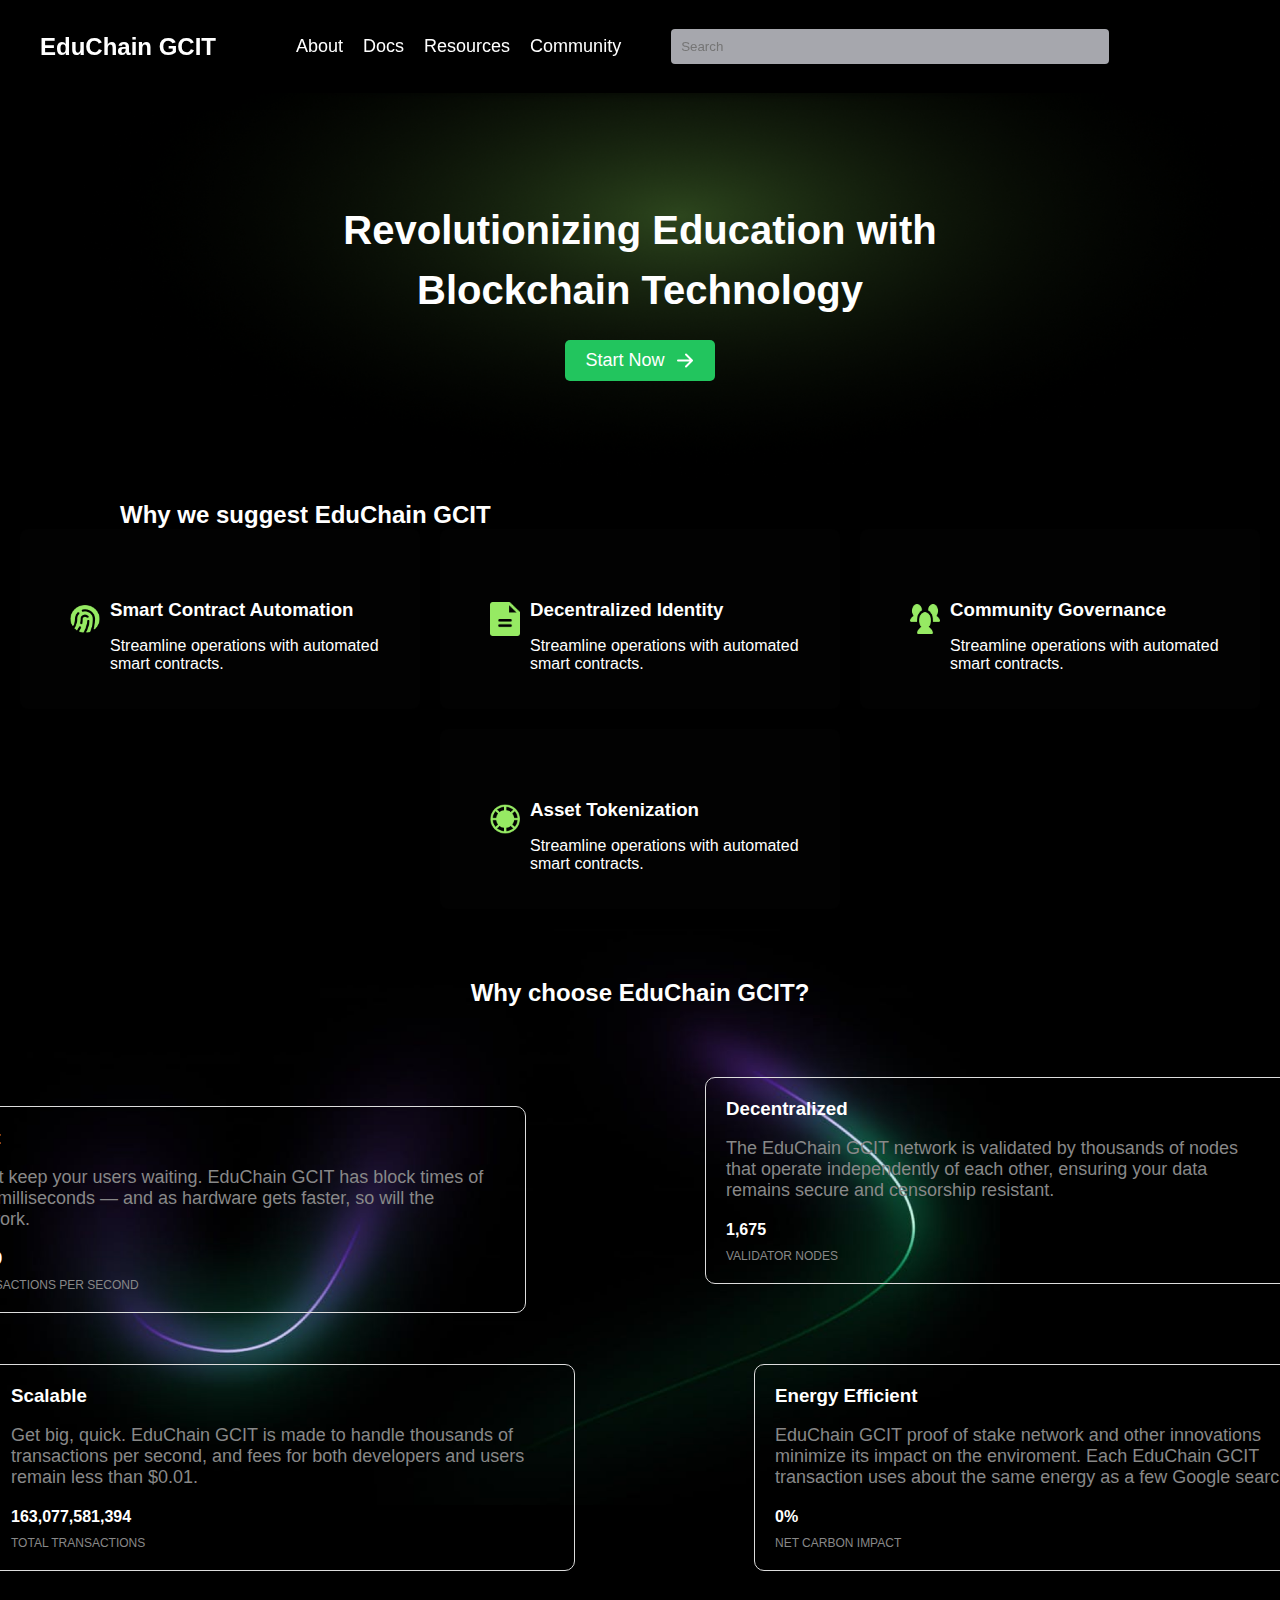
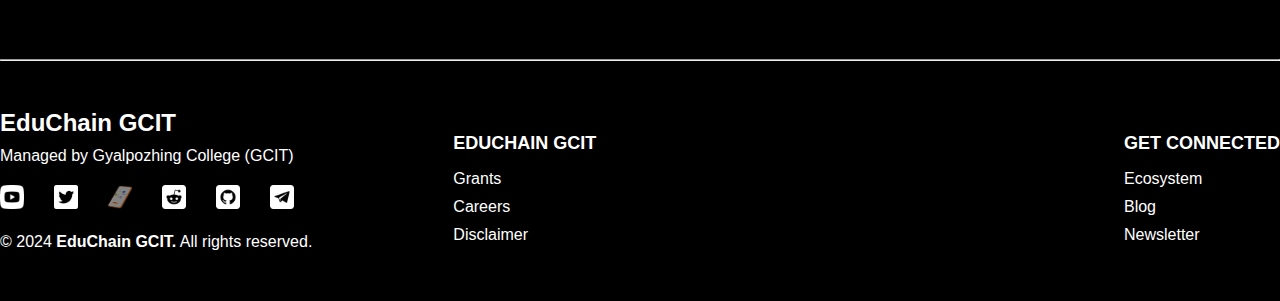
<file: index.html>
<!DOCTYPE html>
<html lang="en">
<head>
    <meta charset="UTF-8">
    <meta name="viewport" content="width=device-width, initial-scale=1.0">
    <title>index</title>
    <link rel="stylesheet" href="./css/index.css">
</head>
<body>
    <!-- ---- header section ---- -->
    <header>
        <div class="container">
            <div class="left-header">
                <h1><a href="./index.html">EduChain GCIT</a></h1>
                <nav class="menu">
                    <ul>
                        <li><a href="./about.html">About</a></li>
                        <li><a href="./doc.html">Docs</a></li>
                        <li><a href="./resources.html">Resources</a></li>
                        <li><a href="./community.html">Community</a></li>
                    </ul>
                </nav>
                <div class="search-bar">
                    <input type="text" placeholder="Search" aria-label="Search bar">
                </div>
                <div class="hamburger" onclick="toggleMenu()">
                    &#9776;
                </div>
            </div>
        </div>
    </header>

    <!-- ---- hero section ---- -->
    <section class="hero">
        <h1 class="hero-title">Revolutionizing Education with <br> Blockchain Technology</h1>
        <button class="start-btn">Start Now
            <svg xmlns="http://www.w3.org/2000/svg" class="icon" viewBox="0 0 20 20" fill="currentColor">
                <path fill-rule="evenodd" d="M10.293 3.293a1 1 0 011.414 0l6 6a1 1 0 010 1.414l-6 6a1 1 0 01-1.414-1.414L14.586 11H3a1 1 0 110-2h11.586l-4.293-4.293a1 1 0 010-1.414z" clip-rule="evenodd" />
            </svg>
        </button>
    </section>

    <!-- ---- Features Section ---- -->
    <section class="features">
        <h2>Why we suggest EduChain GCIT</h2>
        <div class="features-grid">
            <div class="feature-item">
                <img src="./img/contract.png" alt="Smart Contract" class="feature-icon">
                <div>
                    <h3>Smart Contract Automation</h3>
                    <p>Streamline operations with automated smart contracts.</p>
                </div>
            </div>

            <div class="feature-item">
                <img src="./img/leger.png" alt="Decentralized Identity" class="feature-icon">
                <div>
                    <h3>Decentralized Identity</h3>
                    <p>Streamline operations with automated smart contracts.</p>
                </div>
            </div>

            <div class="feature-item">
                <img src="./img/community.png" alt="Community Governance" class="feature-icon">
                <div>
                    <h3>Community Governance</h3>
                    <p>Streamline operations with automated smart contracts.</p>
                </div>
            </div>

            <div class="feature-item">
                <img src="./img/asset.png" alt="Asset Tokenization" class="feature-icon">
                <div>
                    <h3>Asset Tokenization</h3>
                    <p>Streamline operations with automated smart contracts.</p>
                </div>
            </div>
        </div>
    </section>

    <!-- ---- Stat Section ---- -->
    <section class="stats">
        <h2>Why choose EduChain GCIT?</h2>
        <div class="stats-grid">
            <div class="stat-item">
                <h3>Fast</h3>
                <p>Don't keep your users waiting.  EduChain GCIT has block times of 400 milliseconds — and as hardware gets faster, so will the network.</p>
                <div class="stat-value">3,969</div>
                <div class="stat-label">TRANSACTIONS PER SECOND</div>
            </div>

            <div class="stat-item1">
                <h3>Decentralized</h3>
                <p>The EduChain GCIT network is validated by thousands of nodes that operate independently of each other, ensuring your data remains secure and censorship resistant.</p>
                <div class="stat-value">1,675</div>
                <div class="stat-label">VALIDATOR NODES</div>
            </div>

            <div class="stat-item2">
                <h3>Scalable</h3>
                <p>Get big, quick. EduChain GCIT is made to handle thousands of transactions per second, and fees for both developers and users remain less than $0.01.</p>
                <div class="stat-value">163,077,581,394</div>
                <div class="stat-label">TOTAL TRANSACTIONS</div>
            </div>

            <div class="stat-item3">
                <h3>Energy Efficient</h3>
                <p>EduChain GCIT proof of stake network and other innovations minimize its impact on the enviroment. Each EduChain GCIT transaction uses about the same energy as a few Google searches.</p>
                <div class="stat-value">0%</div>
                <div class="stat-label">NET CARBON IMPACT</div>
            </div>
        </div>
    </section>

    <hr>
    
    <!-- ---- footer section ---- -->
    <footer>
        <div class="footer-container">
            <div class="footer-left">
                <h3>EduChain GCIT</h3>
                <p>Managed by Gyalpozhing College (GCIT)</p>
                <div class="social-icons">
                    <a href="#"><img src="./img/youtube.jpg" alt="YouTube"></a>
                    <a href="#"><img src="./img/twitter.jpg" alt="Twitter"></a>
                    <a href="#"><img src="./img/image4.jpg" alt="Discord"></a>
                    <a href="#"><img src="./img/imag2.jpg" alt="Reddit"></a>
                    <a href="#"><img src="./img/image3.jpg" alt="GitHub"></a>
                    <a href="#"><img src="./img/image5.jpg" alt="Telegram"></a>
                </div>
                <p>© 2024 <strong>EduChain GCIT.</strong> All rights reserved.</p>
            </div>
            <div class="footer-right">
                <div class="footer-links">
                    <h4>EDUCHAIN GCIT</h4>
                    <ul>
                        <li><a href="#">Grants</a></li>
                        <li><a href="#">Careers</a></li>
                        <li><a href="#">Disclaimer</a></li>
                    </ul>
                </div>
                <div class="footer-links">
                    <h4>GET CONNECTED</h4>
                    <ul>
                        <li><a href="#">Ecosystem</a></li>
                        <li><a href="#">Blog</a></li>
                        <li><a href="#">Newsletter</a></li>
                    </ul>
                </div>
            </div>
        </div>
    </footer>

    <script>
        function toggleMenu() {
            const menu = document.querySelector('.menu');
            menu.classList.toggle('active');
        }
    </script>

</body>
</html>
</file>
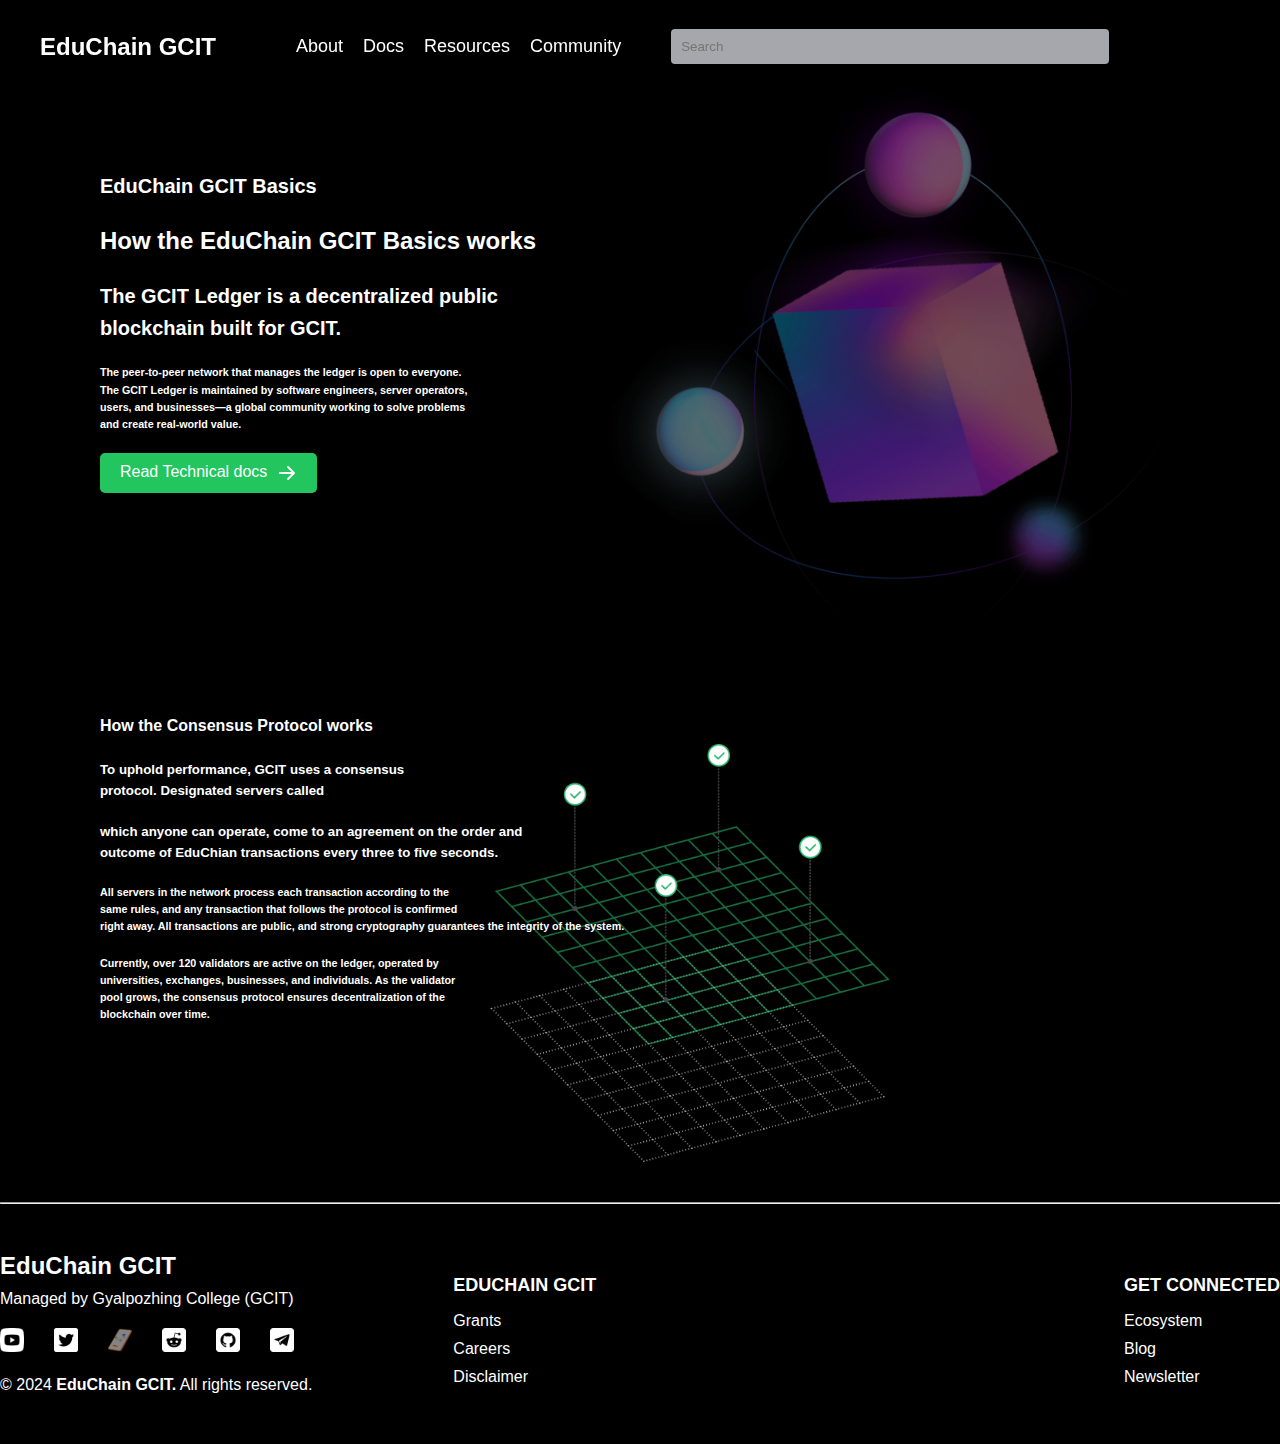
<file: about.html>
<!DOCTYPE html>
<html lang="en">
<head>
    <meta charset="UTF-8">
    <meta name="viewport" content="width=device-width, initial-scale=1.0">
    <title>about</title>
    <link rel="stylesheet" href="./css/about.css">
</head>
<body>
    <header>
        <div class="container">
            <div class="left-header">
                <h1><a href="./index.html">EduChain GCIT</a></h1>
                <nav class="menu">
                    <ul>
                        <li><a href="./about.html">About</a></li>
                        <li><a href="./doc.html">Docs</a></li>
                        <li><a href="./resources.html">Resources</a></li>
                        <li><a href="./community.html">Community</a></li>
                    </ul>
                </nav>
                <div class="search-bar">
                    <input type="text" placeholder="Search" aria-label="Search bar">
                </div>
                <div class="hamburger" onclick="toggleMenu()">
                    &#9776;
                </div>
            </div>
            <!-- <div class="search-bar">
                <input type="text" placeholder="Search" aria-label="Search bar">
            </div> -->
        </div>
    </header>

    <!-- ---- about content section ---- -->

    <section class="about-content">
        <h5>EduChain GCIT Basics</h5>
        <h4>How the EduChain GCIT Basics works</h4>
        <h5>The GCIT Ledger is a decentralized public <br> blockchain built for GCIT.</h5>
        <h6>The peer-to-peer network that manages the ledger is open to everyone. <br> 
            The GCIT Ledger is maintained by software engineers, server operators, <br>
            users, and businesses—a global community working to solve problems <br>
            and create real-world value.</h6>
        <button class="tech">Read Technical docs
            <svg xmlns="http://www.w3.org/2000/svg" class="icon" viewBox="0 0 20 20" fill="currentColor">
                <path fill-rule="evenodd" d="M10.293 3.293a1 1 0 011.414 0l6 6a1 1 0 010 1.414l-6 6a1 1 0 01-1.414-1.414L14.586 11H3a1 1 0 110-2h11.586l-4.293-4.293a1 1 0 010-1.414z" clip-rule="evenodd" />
            </svg>
        </button>
    </section>

    <!-- ---- consensus section ---- -->

    <section class="consensus">
        <h4>How the Consensus Protocol works</h4>
        <h5>To uphold performance, GCIT uses a consensus <br>
            protocol. Designated servers called </h5>
        <h5>which anyone can operate, come to an agreement on the order and <br> outcome of EduChian transactions every three to five seconds.</h5>

        <h6>All servers in the network process each transaction according to the <br>
            same rules, and any transaction that follows the protocol is confirmed <br>
            right away. All transactions are public, and strong cryptography
            guarantees the integrity of the system.</h6>
        <h6>Currently, over 120 validators  are active on the ledger, operated by <br> universities, exchanges, businesses, and individuals. As the validator <br>
            pool grows, the consensus protocol ensures decentralization of the <br>
            blockchain over time.</h6>

    </section>

    <hr>

    <!-- ---- footer section ---- -->
    <footer>
        <div class="footer-container">
            <div class="footer-left">
                <h3>EduChain GCIT</h3>
                <p>Managed by Gyalpozhing College (GCIT)</p>
                <div class="social-icons">
                    <a href="#"><img src="./img/youtube.jpg" alt="YouTube"></a>
                    <a href="#"><img src="./img/twitter.jpg" alt="Twitter"></a>
                    <a href="#"><img src="./img/image4.jpg" alt="Discord"></a>
                    <a href="#"><img src="./img/imag2.jpg" alt="Reddit"></a>
                    <a href="#"><img src="./img/image3.jpg" alt="GitHub"></a>
                    <a href="#"><img src="./img/image5.jpg" alt="Telegram"></a>
                </div>
                <p>© 2024 <strong>EduChain GCIT.</strong> All rights reserved.</p>
            </div>
            <div class="footer-right">
                <div class="footer-links">
                    <h4>EDUCHAIN GCIT</h4>
                    <ul>
                        <li><a href="#">Grants</a></li>
                        <li><a href="#">Careers</a></li>
                        <li><a href="#">Disclaimer</a></li>
                    </ul>
                </div>
                <div class="footer-links">
                    <h4>GET CONNECTED</h4>
                    <ul>
                        <li><a href="#">Ecosystem</a></li>
                        <li><a href="#">Blog</a></li>
                        <li><a href="#">Newsletter</a></li>
                    </ul>
                </div>
            </div>
        </div>
    </footer>

    <script>
        function toggleMenu() {
            const menu = document.querySelector('.menu');
            menu.classList.toggle('active');
        }
    </script>
</body>
</html>
</file>
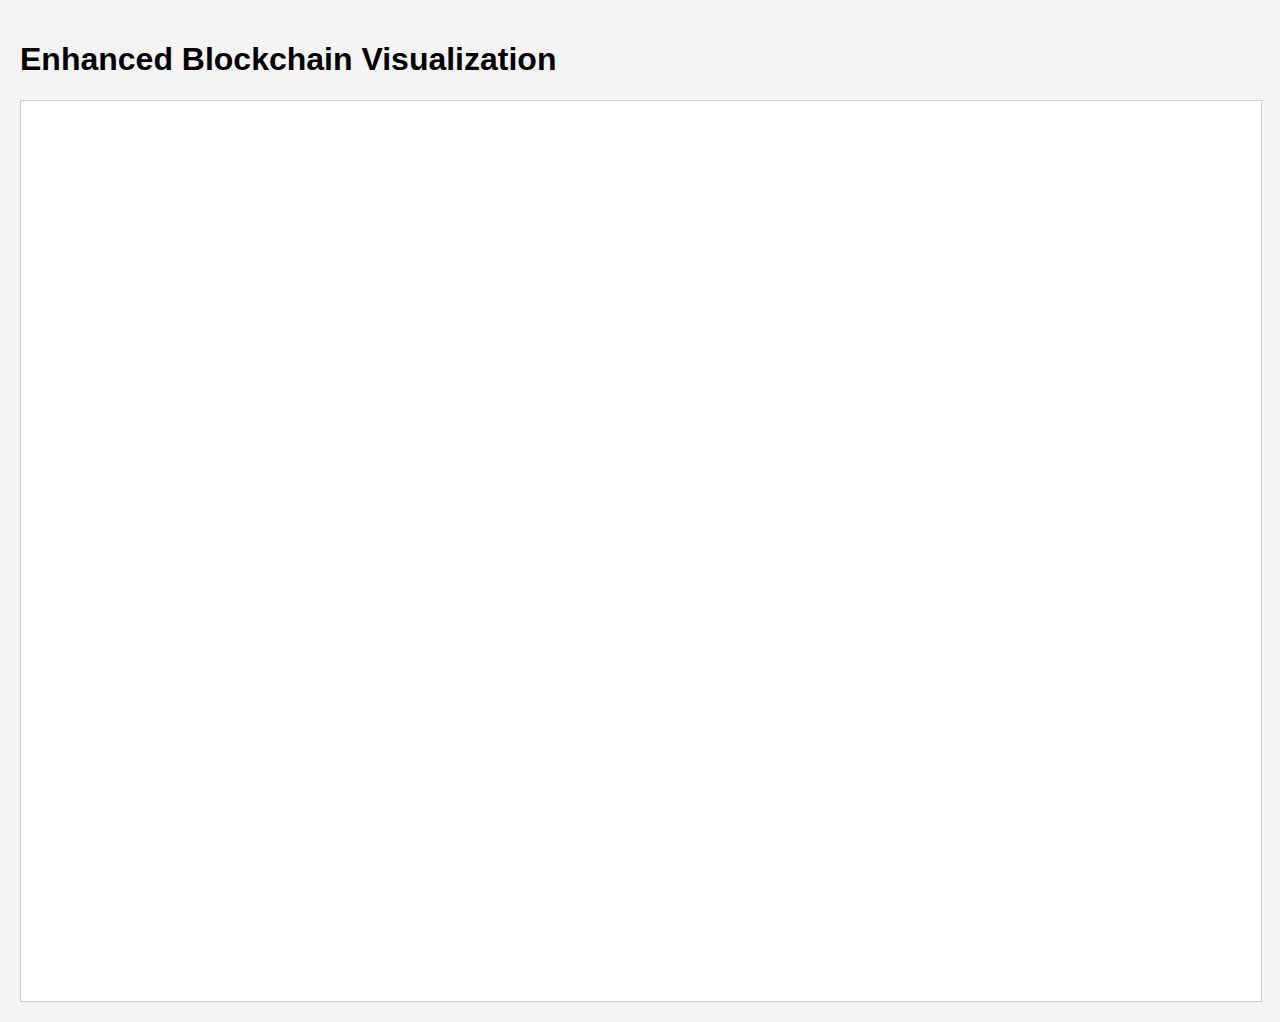
<file: chain.html>
<!DOCTYPE html>
<html lang="en">
<head>
    <meta charset="UTF-8">
    <meta name="viewport" content="width=device-width, initial-scale=1.0">
    <title>Enhanced Blockchain Visualization with D3.js</title>
    <!-- Load D3.js Library -->
    <script src="https://d3js.org/d3.v7.min.js"></script>
    <style>
        /* Basic Styling */
        body {
            font-family: Arial, sans-serif;
            margin: 0;
            padding: 20px;
            background-color: #f4f4f4;
        }

        /* Scrollable Container for SVG */
        #graph-container {
            width: 100%;
            height: 100vh;
            overflow: auto; /* Enable both horizontal and vertical scrolling */
            border: 1px solid #ccc;
            background-color: #fff;
            position: relative;
        }

        /* SVG Dimensions */
        svg {
            width: 5000px; /* Adjust based on the number of chains and blocks */
            height: 2000px; /* Adjust based on the number of chains and blocks */
        }

        /* Styling for Each Block */
        .block {
            width: 100px;
            height: 60px;
            text-align: center;
            padding: 5px;
            border-radius: 5px;
            color: white;
            font-size: 12px;
            display: flex;
            justify-content: center;
            flex-direction: column;
            align-items: center;
            box-shadow: 0 2px 4px rgba(0, 0, 0, 0.1);
        }

        /* Link (Line) Styling */
        .link {
            stroke: #aaa;
            stroke-width: 2px;
        }

        /* Node Label Styling */
        .node-label {
            font-weight: bold;
            font-size: 14px;
            text-anchor: middle;
        }
    </style>
</head>
<body>
    <h1>Enhanced Blockchain Visualization</h1>
    <!-- Scrollable Graph Container -->
    <div id="graph-container">
        <svg id="graph"></svg>
    </div>

    <script>
        /**
         * Define the blockchain nodes with their respective API endpoints and labels.
         */
        const blockchainNodes = [
            { url: 'http://localhost:5000/chain', nodeId: 1, label: 'Node 1' },
            { url: 'http://localhost:5001/chain', nodeId: 2, label: 'Node 2' },
            { url: 'http://localhost:5002/chain', nodeId: 3, label: 'Node 3' }
        ];

        /**
         * Assign unique colors to each unique merkle_root hash.
         * Blocks with the same merkle_root will share the same color.
         */
        const colorScale = d3.scaleOrdinal(d3.schemeCategory10);

        /**
         * Fetch blockchain data from a specific node.
         * @param {Object} node - The blockchain node object containing url, nodeId, and label.
         * @returns {Promise<Object>} - Returns a promise that resolves to the node's blockchain data.
         */
        async function fetchChainData(node) {
            try {
                const response = await fetch(node.url);
                if (!response.ok) {
                    throw new Error(`Failed to fetch from ${node.label}: ${response.statusText}`);
                }
                const chainData = await response.json();
                return { chain: chainData, node };
            } catch (error) {
                console.error(error);
                return { chain: [], node };
            }
        }

        /**
         * Render the blockchain visualization.
         * @param {Array} data - Array containing blockchain data from multiple nodes.
         */
        function renderBlockchain(data) {
            const svg = d3.select("#graph");
            svg.selectAll("*").remove(); // Clear previous contents

            // Define spacing parameters
            const verticalSpacing = 300; // Vertical spacing between chains
            const horizontalSpacing = 150; // Horizontal spacing between blocks

            // Create a map to store unique merkle_roots for color assignment
            const merkleRootSet = new Set();
            data.forEach(nodeData => {
                nodeData.chain.forEach(block => {
                    merkleRootSet.add(block.merkle_root);
                });
            });

            // Assign colors based on merkle_root
            const merkleRootColorMap = {};
            let colorIndex = 0;
            merkleRootSet.forEach(merkleRoot => {
                merkleRootColorMap[merkleRoot] = colorScale(colorIndex);
                colorIndex++;
            });

            // Iterate over each node's data to draw their respective chains
            data.forEach((nodeData, index) => {
                const { chain, node } = nodeData;
                const color = d3.color(merkleRootColorMap[chain[0]?.merkle_root] || "#000");

                // Positioning for the current chain
                const yOffset = 100 + index * verticalSpacing;

                // Label each chain
                svg.append("text")
                    .attr("x", 100)
                    .attr("y", yOffset - 20)
                    .attr("class", "node-label")
                    .text(node.label);

                // Iterate over each block in the chain
                chain.forEach((block, blockIndex) => {
                    const xOffset = 200 + blockIndex * horizontalSpacing;

                    // Draw the block as a rectangle
                    svg.append("rect")
                        .attr("class", "block")
                        .attr("x", xOffset)
                        .attr("y", yOffset)
                        .attr("width", 100)
                        .attr("height", 60)
                        .attr("rx", 5)
                        .attr("ry", 5)
                        .style("fill", merkleRootColorMap[block.merkle_root] || "#000");

                    // Add block index text
                    svg.append("text")
                        .attr("x", xOffset + 50) // Center of the block
                        .attr("y", yOffset + 30) // Vertically centered
                        .attr("text-anchor", "middle")
                        .attr("fill", "white")
                        .text(`Block ${block.index}`);

                    // Draw connecting line from the previous block to the current block
                    if (blockIndex > 0) {
                        const previousBlock = chain[blockIndex - 1];
                        const prevX = 200 + (blockIndex - 1) * horizontalSpacing + 100; // End of previous block
                        const prevY = yOffset + 30; // Middle of previous block
                        const currX = xOffset; // Start of current block
                        const currY = yOffset + 30; // Middle of current block

                        svg.append("line")
                            .attr("class", "link")
                            .attr("x1", prevX)
                            .attr("y1", prevY)
                            .attr("x2", currX)
                            .attr("y2", currY)
                            .attr("stroke", merkleRootColorMap[previousBlock.merkle_root] || "#aaa")
                            .attr("stroke-width", 2);
                    }

                    // Optionally, draw a connecting line from the last block to the genesis block
                    if (blockIndex === 0 && nodeData.chain.length > 1) {
                        // This handles cases where genesis block might need a different connection logic
                        // For now, genesis blocks are standing at their initial positions
                        // Ensure the genesis block is connected within its own chain
                    }
                });
            });
        }

        /**
         * Periodically fetch and update blockchain data.
         * Each node is fetched at staggered intervals to avoid simultaneous API calls.
         */
        function startPeriodicFetching() {
            blockchainNodes.forEach((node, index) => {
                // Set interval for each node with staggered delay
                setInterval(() => {
                    fetchChainData(node).then(result => {
                        // Fetch all chains and render together
                        Promise.all(blockchainNodes.map(n => fetchChainData(n)))
                            .then(allData => renderBlockchain(allData));
                    });
                }, 10000 + index * 5000); // Fetch every 10 seconds, staggered by 5 seconds
            });
        }

        /**
         * Initialize the visualization on page load.
         */
        window.onload = () => {
            // Initial fetch with staggered calls
            Promise.all(blockchainNodes.map((node, index) => 
                new Promise(resolve => {
                    setTimeout(() => {
                        fetchChainData(node).then(result => resolve(result));
                    }, index * 1000); // Stagger initial calls by 1 second
                })
            )).then(allData => {
                renderBlockchain(allData);
                startPeriodicFetching(); // Start periodic updates
            });
        };
    </script>
</body>
</html>
</file>
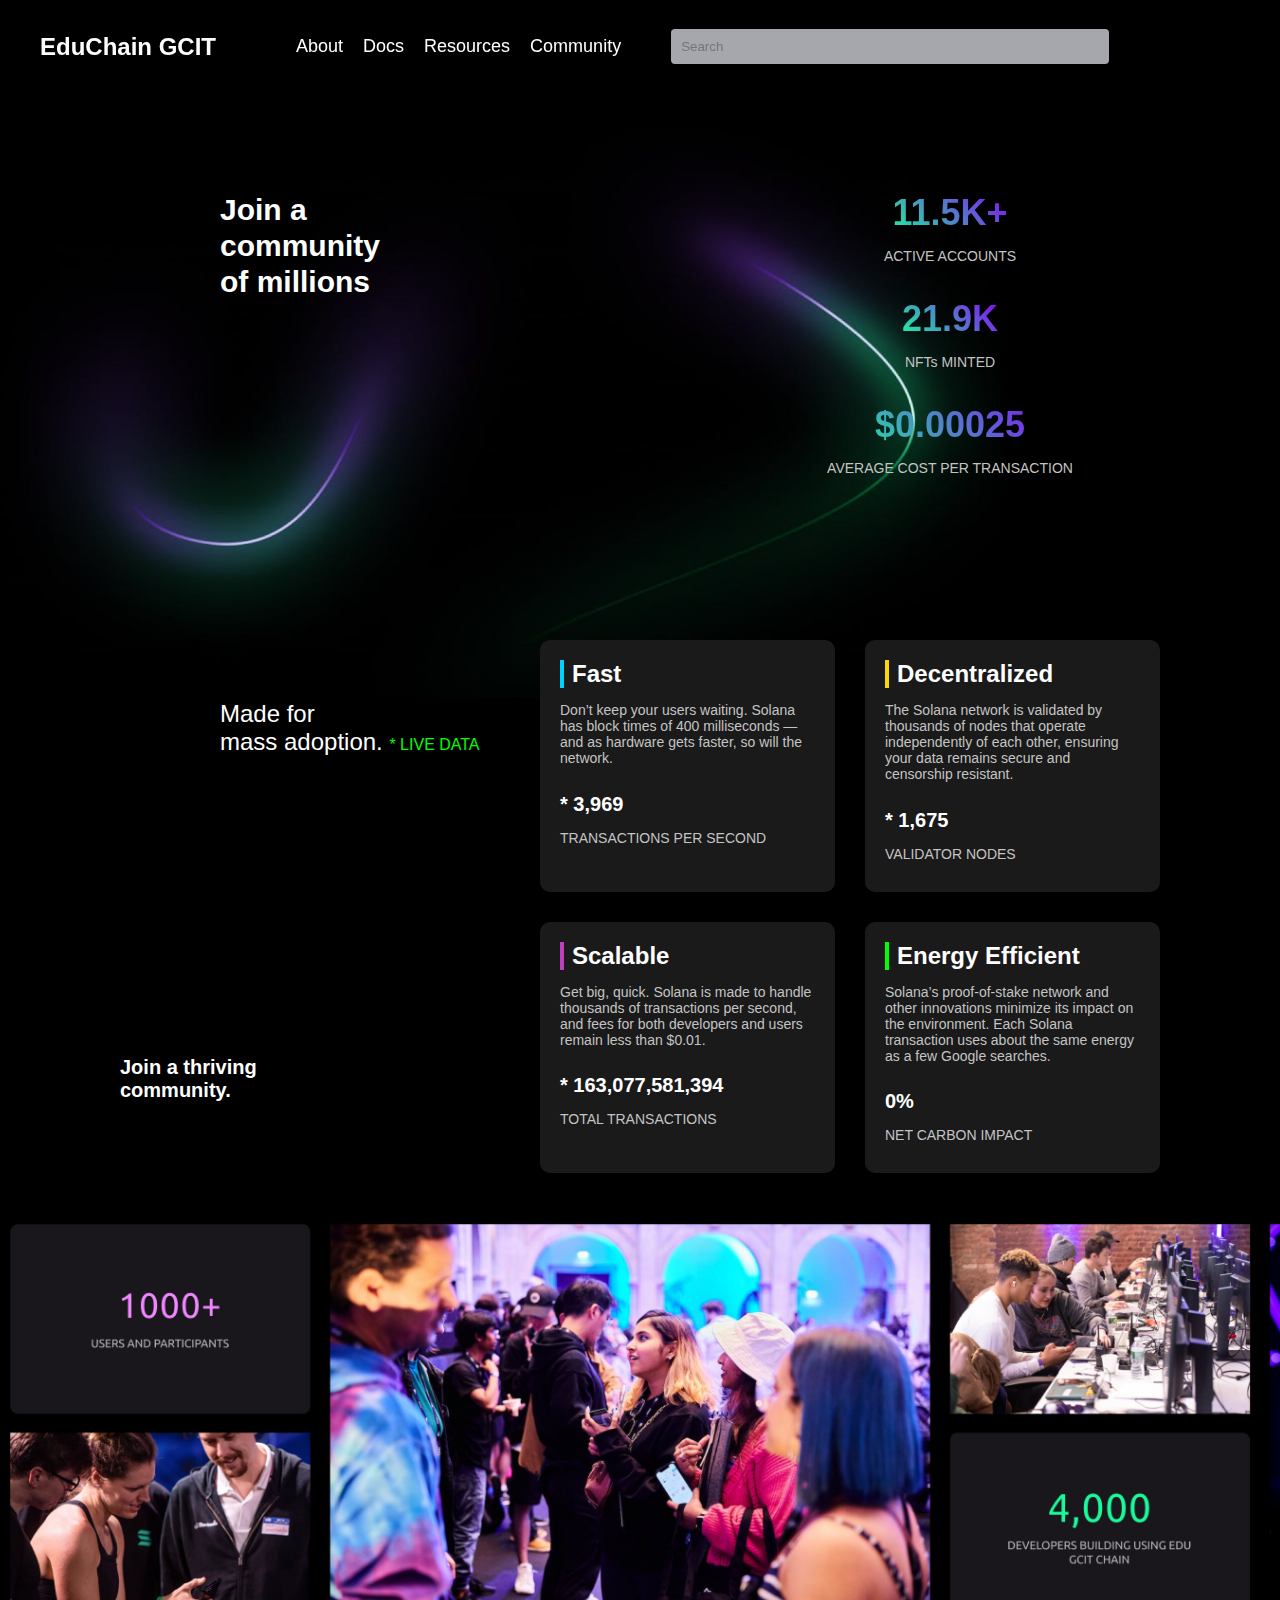
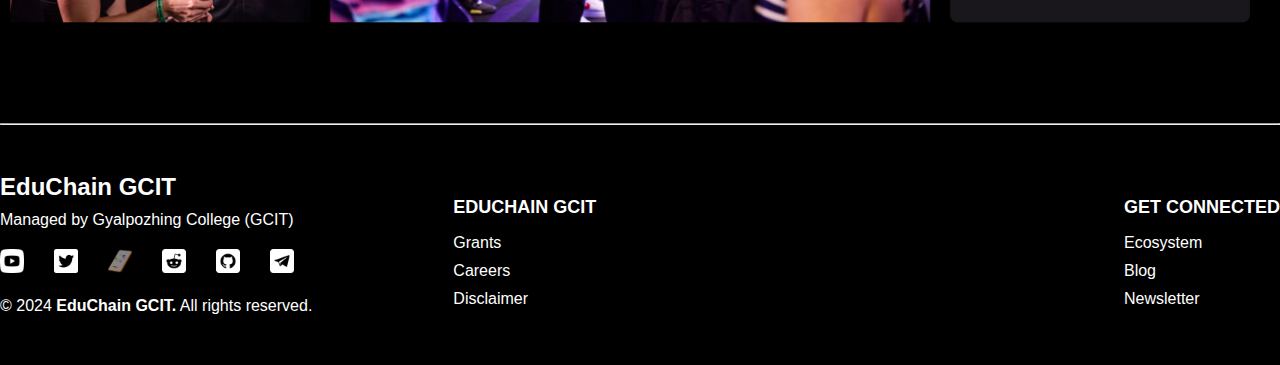
<file: community.html>
<!DOCTYPE html>
<html lang="en">
<head>
    <meta charset="UTF-8">
    <meta name="viewport" content="width=device-width, initial-scale=1.0">
    <title>community</title>
    <link rel="stylesheet" href="./css/community.css">
</head>
<body>
    <header>
        <div class="container">
            <div class="left-header">
                <h1><a href="./index.html">EduChain GCIT</a></h1>
                <nav class="menu">
                    <ul>
                        <li><a href="./about.html">About</a></li>
                        <li><a href="./doc.html">Docs</a></li>
                        <li><a href="./resources.html">Resources</a></li>
                        <li><a href="./community.html">Community</a></li>
                    </ul>
                </nav>
                <div class="search-bar">
                    <input type="text" placeholder="Search" aria-label="Search bar">
                </div>
                <div class="hamburger" onclick="toggleMenu()">
                    &#9776;
                </div>
            </div>
            <!-- <div class="search-bar">
                <input type="text" placeholder="Search" aria-label="Search bar">
            </div> -->
        </div>
    </header>

    <!-- Community Section -->
    <div class="community-container">
        <div class="left-section">
            <h1>Join a <br> community <br> of millions</h1>
            <p>Made for <br> mass adoption. <span class="live-data">* LIVE DATA</span></p>
            <h3>Join a thriving <br> community.</h3>
        </div>

        <div class="right-section">
            <!-- Stats Section -->
            <div class="stats">
                <div class="stat-item">
                    <h2>11.5K+</h2>
                    <p>ACTIVE ACCOUNTS</p>
                </div>
                <div class="stat-item">
                    <h2>21.9K</h2>
                    <p>NFTs MINTED</p>
                </div>
                <div class="stat-item">
                    <h2>$0.00025</h2>
                    <p>AVERAGE COST PER TRANSACTION</p>
                </div>
            </div>

            <!-- Features Section -->
            <div class="features">
                <div class="feature-item fast">
                    <h3>Fast</h3>
                    <p>Don’t keep your users waiting. Solana has block times of 400 milliseconds — and as hardware gets faster, so will the network.</p>
                    <h4>* 3,969</h4>
                    <p>TRANSACTIONS PER SECOND</p>
                </div>
                <div class="feature-item decentralized">
                    <h3>Decentralized</h3>
                    <p>The Solana network is validated by thousands of nodes that operate independently of each other, ensuring your data remains secure and censorship resistant.</p>
                    <h4>* 1,675</h4>
                    <p>VALIDATOR NODES</p>
                </div>
                <div class="feature-item scalable">
                    <h3>Scalable</h3>
                    <p>Get big, quick. Solana is made to handle thousands of transactions per second, and fees for both developers and users remain less than $0.01.</p>
                    <h4>* 163,077,581,394</h4>
                    <p>TOTAL TRANSACTIONS</p>
                </div>
                <div class="feature-item energy-efficient">
                    <h3>Energy Efficient</h3>
                    <p>Solana’s proof-of-stake network and other innovations minimize its impact on the environment. Each Solana transaction uses about the same energy as a few Google searches.</p>
                    <h4>0%</h4>
                    <p>NET CARBON IMPACT</p>
                </div>
            </div>

        </div>

    </div>
    <div class="community-img"></div>
    
    <hr>
    
    <!-- ---- footer section ---- -->
    <footer>
        <div class="footer-container">
            <div class="footer-left">
                <h3>EduChain GCIT</h3>
                <p>Managed by Gyalpozhing College (GCIT)</p>
                <div class="social-icons">
                    <a href="#"><img src="./img/youtube.jpg" alt="YouTube"></a>
                    <a href="#"><img src="./img/twitter.jpg" alt="Twitter"></a>
                    <a href="#"><img src="./img/image4.jpg" alt="Discord"></a>
                    <a href="#"><img src="./img/imag2.jpg" alt="Reddit"></a>
                    <a href="#"><img src="./img/image3.jpg" alt="GitHub"></a>
                    <a href="#"><img src="./img/image5.jpg" alt="Telegram"></a>
                </div>
                <p>© 2024 <strong>EduChain GCIT.</strong> All rights reserved.</p>
            </div>
            <div class="footer-right">
                <div class="footer-links">
                    <h4>EDUCHAIN GCIT</h4>
                    <ul>
                        <li><a href="#">Grants</a></li>
                        <li><a href="#">Careers</a></li>
                        <li><a href="#">Disclaimer</a></li>
                    </ul>
                </div>
                <div class="footer-links">
                    <h4>GET CONNECTED</h4>
                    <ul>
                        <li><a href="#">Ecosystem</a></li>
                        <li><a href="#">Blog</a></li>
                        <li><a href="#">Newsletter</a></li>
                    </ul>
                </div>
            </div>
        </div>
    </footer>

    <script>
        function toggleMenu() {
            const menu = document.querySelector('.menu');
            menu.classList.toggle('active');
        }
    </script>
</body>
</html>
</file>
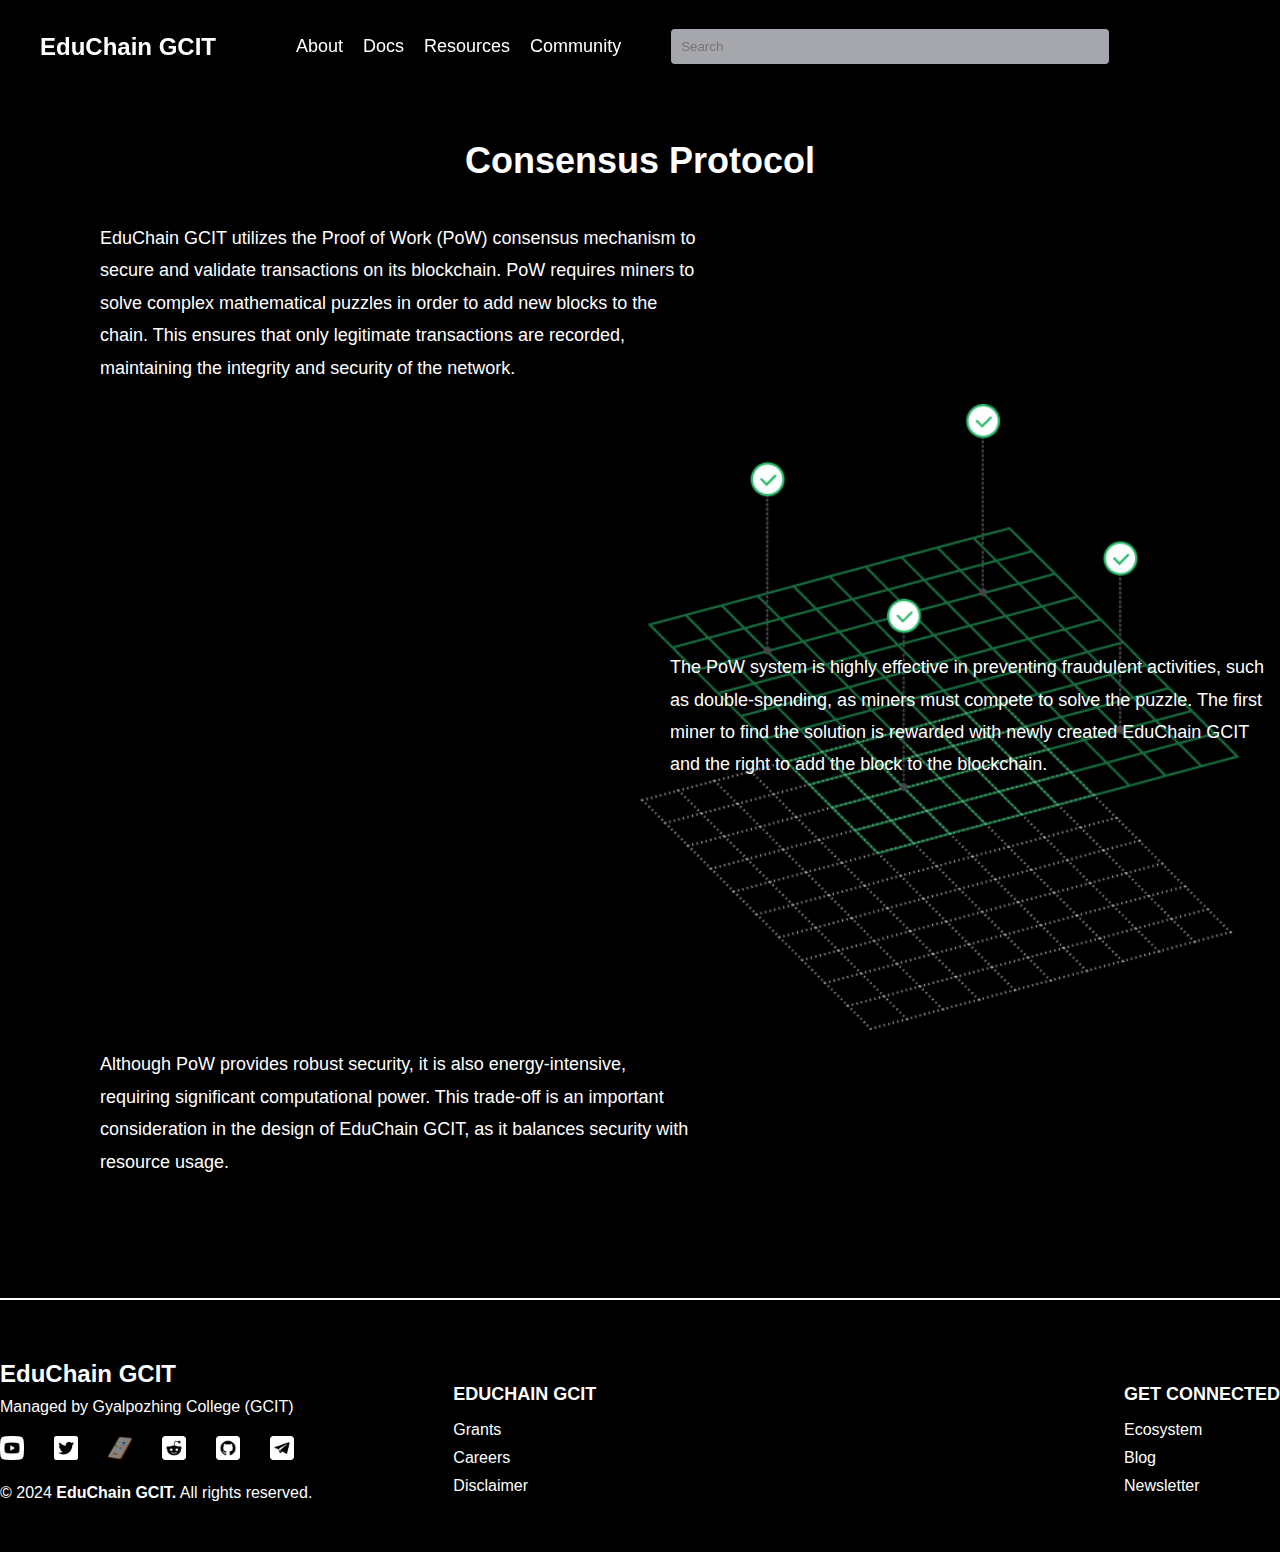
<file: consensus.html>
<!DOCTYPE html>
<html lang="en">
<head>
    <meta charset="UTF-8">
    <meta name="viewport" content="width=device-width, initial-scale=1.0">
    <title>consensus</title>
    <link rel="stylesheet" href="./css/consensus.css">
</head>
<body>
    <header>
        <div class="container">
            <div class="left-header">
                <h1><a href="./index.html">EduChain GCIT</a></h1>
                <nav class="menu">
                    <ul>
                        <li><a href="./about.html">About</a></li>
                        <li><a href="./doc.html">Docs</a></li>
                        <li><a href="./resources.html">Resources</a></li>
                        <li><a href="./community.html">Community</a></li>
                    </ul>
                </nav>
                <div class="search-bar">
                    <input type="text" placeholder="Search" aria-label="Search bar">
                </div>
                <div class="hamburger" onclick="toggleMenu()">
                    &#9776;
                </div>
            </div>
            <!-- <div class="search-bar">
                <input type="text" placeholder="Search" aria-label="Search bar">
            </div> -->
        </div>
    </header>

    <!-- ---- Main Section ---- -->
    <main>
        <section class="content">
            <h2>Consensus Protocol</h2>
            <p class="p1">
                EduChain GCIT utilizes the Proof of Work (PoW) consensus mechanism to secure and validate transactions
                on its blockchain. PoW requires miners to solve complex mathematical puzzles in order to add new blocks
                to the chain. This ensures that only legitimate transactions are recorded, maintaining the integrity and
                security of the network.
            </p>
            <div class="image-wrapper">
                <img src="./img/consensus.png" alt="PoW Illustration" class="image">
                <div class="overlay-text">
                    <p class="p2">
                        The PoW system is highly effective in preventing fraudulent activities, such as double-spending, as
                        miners must compete to solve the puzzle. The first miner to find the solution is rewarded with newly
                        created EduChain GCIT and the right to add the block to the blockchain.
                    </p>
                </div>
            </div>

            <p class="p1">
                Although PoW provides robust security, it is also energy-intensive, requiring significant computational
                power. This trade-off is an important consideration in the design of EduChain GCIT, as it balances
                security with resource usage.
            </p>
        </section>
    </main>

    <hr>

    <!-- ---- footer section ---- -->
    <footer>
        <div class="footer-container">
            <div class="footer-left">
                <h3>EduChain GCIT</h3>
                <p>Managed by Gyalpozhing College (GCIT)</p>
                <div class="social-icons">
                    <a href="#"><img src="./img/youtube.jpg" alt="YouTube"></a>
                    <a href="#"><img src="./img/twitter.jpg" alt="Twitter"></a>
                    <a href="#"><img src="./img/image4.jpg" alt="Discord"></a>
                    <a href="#"><img src="./img/imag2.jpg" alt="Reddit"></a>
                    <a href="#"><img src="./img/image3.jpg" alt="GitHub"></a>
                    <a href="#"><img src="./img/image5.jpg" alt="Telegram"></a>
                </div>
                <p>© 2024 <strong>EduChain GCIT.</strong> All rights reserved.</p>
            </div>
            <div class="footer-right">
                <div class="footer-links">
                    <h4>EDUCHAIN GCIT</h4>
                    <ul>
                        <li><a href="#">Grants</a></li>
                        <li><a href="#">Careers</a></li>
                        <li><a href="#">Disclaimer</a></li>
                    </ul>
                </div>
                <div class="footer-links">
                    <h4>GET CONNECTED</h4>
                    <ul>
                        <li><a href="#">Ecosystem</a></li>
                        <li><a href="#">Blog</a></li>
                        <li><a href="#">Newsletter</a></li>
                    </ul>
                </div>
            </div>
        </div>
    </footer>
    <script>
        function toggleMenu() {
            const menu = document.querySelector('.menu');
            menu.classList.toggle('active');
        }
    </script>
</body>
</html>
</file>
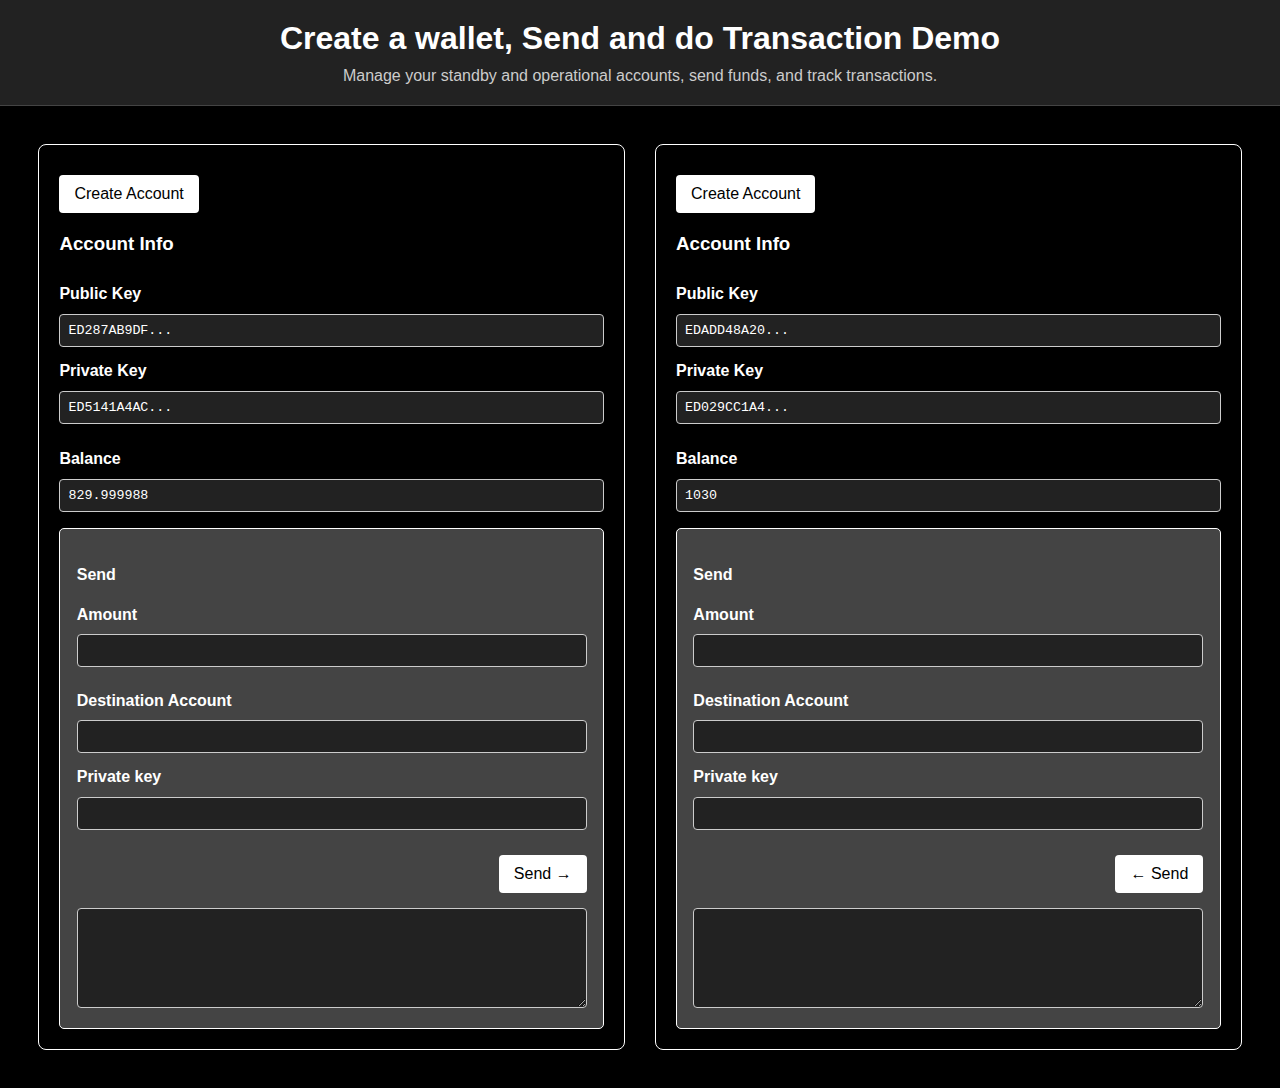
<file: demo.html>
<!DOCTYPE html>
<html lang="en">

<head>
    <meta charset="UTF-8">
    <meta name="viewport" content="width=device-width, initial-scale=1.0">
    <title>XRP Account Management</title>
    <link rel="stylesheet" href="./css/demo.css">
</head>

<body>
    <!-- Title Section -->
    <header class="main-header">
        <h1>Create a wallet, Send and do Transaction Demo</h1>
        <p>Manage your standby and operational accounts, send funds, and track transactions.</p>
    </header>

    <main>
        <!-- Standby Container -->
        <div class="container standby" id="container-standby">
            <div class="header" id="header-standby">
                <button class="btn" id="create-account-btn-standby">Create Account</button>
            </div>
            <h3 id="account-info-title">Account Info</h3>
            <div class="form-group-2" id="public-key-group-standby">
                <label for="public-key-input-standby">Public Key</label>
                <input type="text" readonly value="ED287AB9DF..." id="public-key-input-standby">
            </div>
            <div class="form-group" id="private-key-group-standby">
                <label for="private-key-input-standby">Private Key</label>
                <input type="text" readonly value="ED5141A4AC..." id="private-key-input-standby">
            </div>
            <div class="form-group-2" id="balance-group-standby">
                <label for="balance-input-standby">Balance</label>
                <input type="text" readonly value="829.999988" id="balance-input-standby">
            </div>
            <div class="box" id="send-box-standby">
                <h4 id="send-title-standby">Send</h4>
                <div class="form-group" id="amount-group-standby">
                    <label for="amount-input-standby">Amount</label>
                    <input type="text" id="amount-input-standby">
                </div>
                <div class="form-group-2" id="destination-account-group-standby">
                    <label for="destination-account-input-standby">Destination Account</label>
                    <input type="text" id="destination-account-input-standby">
                </div>
                <div class="form-group-3" id="private-key-group-standy">
                    <label id="private-label-standy">Private key</label>
                    <input type="text" id="private-key-input-standy">
                </div>
                <button class="btn2" id="send-btn-standby">Send &#8594;</button>
                <textarea class="transaction-log" readonly id="transaction-log-standby"></textarea>
            </div>
        </div>

        <!-- Operational Container -->
        <div class="container operational" id="container-operational">
            <div class="header" id="header-operational">
                <button class="btn" id="create-account-btn-operational">Create Account</button>
            </div>
            <h3 id="account-info-title-operational">Account Info</h3>
            <div class="form-group-2" id="public-key-group-operational">
                <label for="public-key-input-operational">Public Key</label>
                <input type="text" readonly value="EDADD48A20..." id="public-key-input-operational">
            </div>
            <div class="form-group" id="private-key-group-operational">
                <label for="private-key-input-operational">Private Key</label>
                <input type="text" readonly value="ED029CC1A4..." id="private-key-input-operational">
            </div>
            <div class="form-group-2" id="balance-group-operational">
                <label for="balance-input-operational">Balance</label>
                <input type="text" readonly value="1030" id="balance-input-operational">
            </div>
            <div class="box" id="send-box-operational">
                <h4 id="send-title-operational">Send</h4>
                <div class="form-group" id="amount-group-operational">
                    <label for="amount-input-operational">Amount</label>
                    <input type="text" id="amount-input-operational">
                </div>
                <div class="form-group-2" id="destination-group-operational">
                    <label for="destination-input-operational">Destination Account</label>
                    <input type="text" id="destination-account-input-operational">
                </div>
                <div class="form-group-3" id="private-key-group-operational">
                    <label id="private-label-operational">Private key</label>
                    <input type="text" id="private-key-input-operational">
                </div>
                <button class="btn2" id="send-button-operational">&#8592; Send</button>
                <textarea class="transaction-log" readonly id="transaction-log-operational"></textarea>
            </div>
        </div>

    </main>

    <script>
        document.addEventListener('DOMContentLoaded', function () {
            // Single base URL
            const baseUrl = 'http://127.0.0.1:5000';

            // Function to fetch from the single node
            async function fetchFromNode(endpoint, options = {}) {
                try {
                    const response = await fetch(`${baseUrl}/${endpoint}`, options);
                    if (response.ok) return await response.json();
                    else throw new Error(`Error ${response.status}: ${response.statusText}`);
                } catch (error) {
                    console.error(`Failed to connect to ${baseUrl}:`, error);
                    throw error;
                }
            }

            // Load stored account credentials and balance from API
            async function loadAccountData(containerType) {
                const publicKey = localStorage.getItem(`${containerType}-publicKey`);
                const privateKey = localStorage.getItem(`${containerType}-privateKey`);

                if (publicKey) {
                    document.getElementById(`public-key-input-${containerType}`).value = publicKey;
                    try {
                        // Fetch balance using the public key
                        const balanceData = await fetchFromNode(`balance/${publicKey}`);
                        const balance = balanceData.balance;
                        document.getElementById(`balance-input-${containerType}`).value = balance;
                        localStorage.setItem(`${containerType}-balance`, balance);
                    } catch (error) {
                        console.error("Failed to fetch balance:", error);
                    }
                }
                if (privateKey) {
                    document.getElementById(`private-key-input-${containerType}`).value = privateKey;
                }
            }

            // Load standby and operational account data on page load
            loadAccountData('standby');
            loadAccountData('operational');

            // Setting event listeners for both create account buttons
            const btnStandby = document.getElementById('create-account-btn-standby');
            const btnOperational = document.getElementById('create-account-btn-operational');

            btnStandby.addEventListener('click', function () {
                createWallet('standby');
            });

            btnOperational.addEventListener('click', function () {
                createWallet('operational');
            });

            // Function to create wallet
            async function createWallet(containerType) {
                try {
                    const data = await fetchFromNode('wallet/create', {
                        method: 'POST',
                        headers: {
                            'Content-Type': 'application/json'
                        }
                    });

                    document.getElementById(`public-key-input-${containerType}`).value = data.public_key;
                    document.getElementById(`private-key-input-${containerType}`).value = data.private_key;

                    // Store credentials in localStorage
                    localStorage.setItem(`${containerType}-publicKey`, data.public_key);
                    localStorage.setItem(`${containerType}-privateKey`, data.private_key);

                    // Fetch and display balance for the new wallet
                    loadAccountData(containerType);
                } catch (error) {
                    console.error('Error:', error);
                    alert('Error generating wallet credentials');
                }
            }

            // Send transaction listeners
            const sendBtnStandby = document.getElementById('send-btn-standby');
            const sendBtnOperational = document.getElementById('send-button-operational');

            sendBtnStandby.addEventListener('click', function () {
                sendTransaction('standby');
            });

            sendBtnOperational.addEventListener('click', function () {
                sendTransaction('operational');
            });

            // Function to send transaction
            async function sendTransaction(containerType) {
                const publicKeyInput = document.getElementById(`public-key-input-${containerType}`);
                const destinationInput = document.getElementById(`destination-account-input-${containerType}`);
                const amountInput = document.getElementById(`amount-input-${containerType}`);
                const privateKeyInput = document.getElementById(`private-key-input-${containerType}`);
                const transactionLog = document.getElementById(`transaction-log-${containerType}`);
                const balanceInput = document.getElementById(`balance-input-${containerType}`);

                const sender = publicKeyInput.value;
                const recipient = destinationInput.value;
                const amount = parseFloat(amountInput.value);
                const private_key = privateKeyInput.value;

                if (!sender || !recipient || isNaN(amount) || amount <= 0 || !private_key) {
                    alert('All fields must be filled out correctly to send a transaction.');
                    return;
                }

                try {
                    // Step 1: Send the transaction
                    let transactionData = await fetchFromNode('transaction/create', {
                        method: 'POST',
                        headers: {
                            'Content-Type': 'application/json'
                        },
                        body: JSON.stringify({
                            sender: sender,
                            recipient: recipient,
                            amount: amount,
                            private_key: private_key
                        })
                    });

                    transactionLog.value += `\nTransaction successfully sent!\nTransaction details: ${JSON.stringify(transactionData)}`;

                    // Step 2: Mine the transaction
                    const mineData = await fetchFromNode('mine', {
                        method: 'GET'
                    });

                    transactionLog.value += `\nBlock successfully mined!`;

                    // Step 3: Reload the page to update balances
                    location.reload();

                } catch (error) {
                    console.error('Error:', error);
                    alert('Error creating or mining transaction: ' + error.message);
                    transactionLog.value += `\nError: ${error.message}`;
                }
            }
        });
    </script>

</body>

</html>
</file>
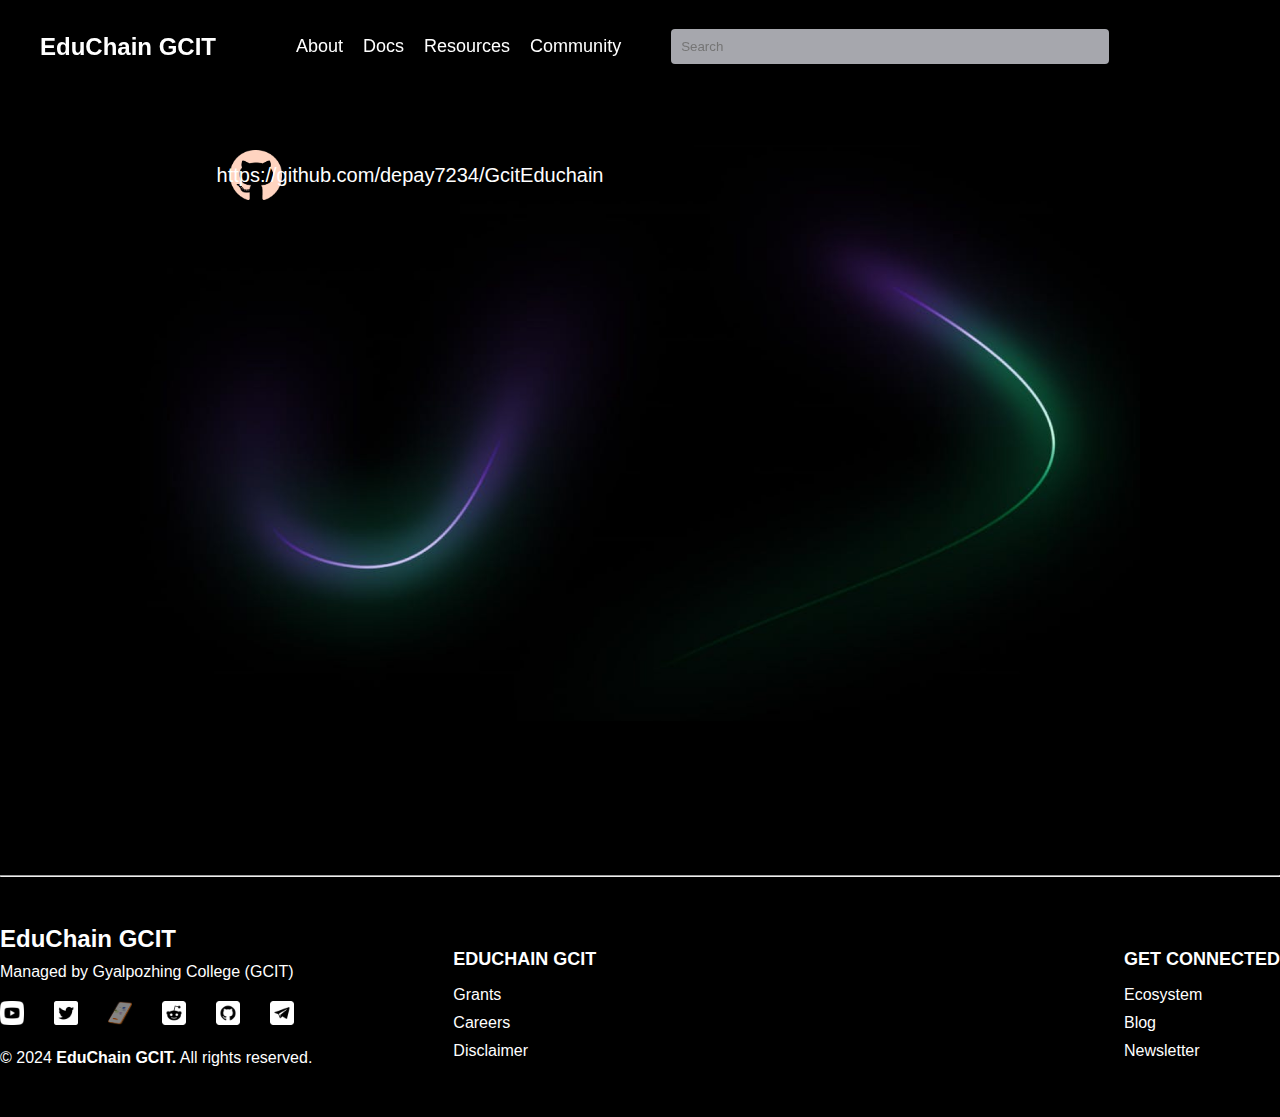
<file: doc.html>
<!DOCTYPE html>
<html lang="en">
<head>
    <meta charset="UTF-8">
    <meta name="viewport" content="width=device-width, initial-scale=1.0">
    <title>doc</title>
    <link rel="stylesheet" href="./css/doc.css">
</head>
<body>
    <header>
        <div class="container">
            <div class="left-header">
                <h1><a href="./index.html">EduChain GCIT</a></h1>
                <nav class="menu">
                    <ul>
                        <li><a href="./about.html">About</a></li>
                        <li><a href="./doc.html">Docs</a></li>
                        <li><a href="./resources.html">Resources</a></li>
                        <li><a href="./community.html">Community</a></li>
                    </ul>
                </nav>
                <div class="search-bar">
                    <input type="text" placeholder="Search" aria-label="Search bar">
                </div>
                <div class="hamburger" onclick="toggleMenu()">
                    &#9776;
                </div>
            </div>
            <!-- <div class="search-bar">
                <input type="text" placeholder="Search" aria-label="Search bar">
            </div> -->
        </div>
    </header>

    <!-- ---- document section ---- -->

    <section class="doc-content">
        <img src="./img/github.png" alt="">
        <p>
            <a href="https://github.com/depay7234/GcitEduchain" target="_blank" rel="noopener noreferrer">
                https://github.com/depay7234/GcitEduchain
            </a>
        </p>
    </section>

    <hr>
    
    <!-- ---- footer section ---- -->
    <footer>
        <div class="footer-container">
            <div class="footer-left">
                <h3>EduChain GCIT</h3>
                <p>Managed by Gyalpozhing College (GCIT)</p>
                <div class="social-icons">
                    <a href="#"><img src="./img/youtube.jpg" alt="YouTube"></a>
                    <a href="#"><img src="./img/twitter.jpg" alt="Twitter"></a>
                    <a href="#"><img src="./img/image4.jpg" alt="Discord"></a>
                    <a href="#"><img src="./img/imag2.jpg" alt="Reddit"></a>
                    <a href="#"><img src="./img/image3.jpg" alt="GitHub"></a>
                    <a href="#"><img src="./img/image5.jpg" alt="Telegram"></a>
                </div>
                <p>© 2024 <strong>EduChain GCIT.</strong> All rights reserved.</p>
            </div>
            <div class="footer-right">
                <div class="footer-links">
                    <h4>EDUCHAIN GCIT</h4>
                    <ul>
                        <li><a href="#">Grants</a></li>
                        <li><a href="#">Careers</a></li>
                        <li><a href="#">Disclaimer</a></li>
                    </ul>
                </div>
                <div class="footer-links">
                    <h4>GET CONNECTED</h4>
                    <ul>
                        <li><a href="#">Ecosystem</a></li>
                        <li><a href="#">Blog</a></li>
                        <li><a href="#">Newsletter</a></li>
                    </ul>
                </div>
            </div>
        </div>
    </footer>
    <script>
        function toggleMenu() {
            const menu = document.querySelector('.menu');
            menu.classList.toggle('active');
        }
    </script>
</body>
</html>
</file>
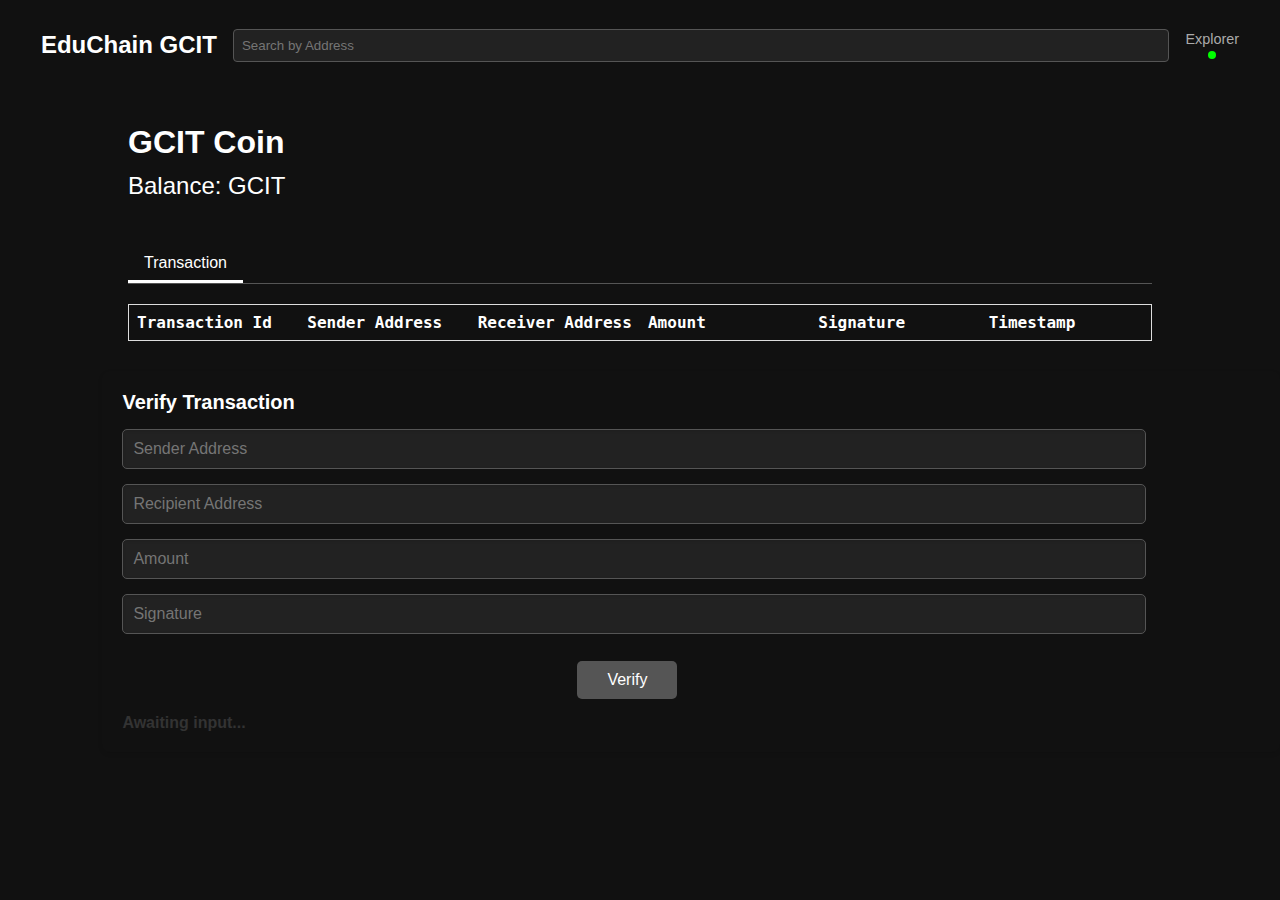
<file: explorer.html>
<!DOCTYPE html>
<html lang="en">

<head>
    <meta charset="UTF-8">
    <meta name="viewport" content="width=device-width, initial-scale=1.0">
    <title>EduChain GCIT</title>
    <link rel="stylesheet" href="./css/explorer.css">
</head>

<body>

    <!-- Main navigation -->
    <header class="main-nav">
        <div class="nav">
            <h1>EduChain GCIT</h1>
            <input type="text" id="public-address" placeholder="Search by Address">
            <div class="nav-links">
                <a href="#">Explorer <span class="online-dot"></span></a>
            </div>
        </div>
    </header>

    <main>
        <div class="balance-table-section">
            <section class="balance-section">
                <h2>GCIT Coin</h2>
                <!-- <p>Balance: 100</p> -->
                <p id="balanceDisplay">Balance: <span id="balanceValue"></span> GCIT</p>
            </section>

            <section class="tabs-section">
                <div class="tabs">
                    <button id="transactionTab" class="tab active"
                        onclick="setActiveTab('transactionTab')">Transaction</button>
                </div>
                <div class="table-container">
                    <table>
                        <thead>
                            <tr>
                                <th scope="col">Transaction Id</th>
                                <th scope="col">Sender Address</th>
                                <th scope="col">Receiver Address</th>
                                <th scope="col">Amount</th>
                                <th scope="col">Signature</th>
                                <th scope="col">Timestamp</th>
                            </tr>
                        </thead>
                        <tbody id="transaction-container">
                        </tbody>
                    </table>
                </div>

            </section>
            <section class="verify-transaction-section" style="align-items: center;">
                <h2>Verify Transaction</h2>
                <form id="verifyTransactionForm">
                    <div class="form-group">
                        <input type="text" id="verify-sender" placeholder="Sender Address" required>
                        <input type="text" id="verify-recipient" placeholder="Recipient Address" required>
                        <input type="number" id="verify-amount" placeholder="Amount" required>
                        <input type="text" id="verify-signature" placeholder="Signature" required>
                    </div>
                </form>
                <button type="button" id="verifyTransactionBtn">Verify</button>

                <p id="verify-result">Awaiting input...</p>
            </section>            
            

        </div>
    </main>

</body>
<script>
     const baseUrl = 'http://127.0.0.1:5000';

// Function to fetch transactions by public address or transaction ID
async function fetchTransactions(searchQuery) {
    if (!searchQuery) {
        alert('Please enter a public address or transaction ID.');
        return;
    }

    try {
        const transactionContainer = document.getElementById('transaction-container');
        transactionContainer.innerHTML = ''; // Clear the table before populating new data

        // Try fetching by transaction ID
        const transactionResponse = await fetch(`${baseUrl}/transaction/${searchQuery}`);
        if (transactionResponse.ok) {
            const transactionData = await transactionResponse.json();
            displayTransactionById(transactionData); // Display single transaction
            return;
        }

        // If transaction ID fetch fails, fetch by public address
        console.warn("Transaction ID not found, falling back to public address.");

        // Fetch balance
        const balanceResponse = await fetch(`${baseUrl}/balance/${searchQuery}`);
        if (balanceResponse.ok) {
            const balanceData = await balanceResponse.json();
            document.getElementById('balanceValue').textContent = balanceData.balance;
        } else {
            console.error("Failed to fetch balance:", balanceResponse.status);
            alert("Failed to fetch balance. Status: " + balanceResponse.status);
        }

        // Fetch transactions
        const transactionsResponse = await fetch(`${baseUrl}/transactions/${searchQuery}`);
        if (transactionsResponse.ok) {
            const transactionsData = await transactionsResponse.json();
            displayTransactions(transactionsData.transactions); // Display multiple transactions
        } else {
            console.error("Failed to fetch transactions:", transactionsResponse.status);
            alert("Failed to fetch transactions. Status: " + transactionsResponse.status);
        }
    } catch (error) {
        console.error("Error fetching data:", error);
        alert("Error fetching data: " + error);
    }
}

function displayTransactionById(transaction) {
    const transactionContainer = document.getElementById('transaction-container');

    if (!transaction) {
        transactionContainer.innerHTML = `
        <tr>
            <td colspan="6" style="text-align: center;">No transaction found for this ID.</td>
        </tr>
    `;
        return;
    }

    const row = `
    <tr>
        <td>${transaction.transaction_id}</td>
        <td>${transaction.sender}</td>
        <td>${transaction.recipient}</td>
        <td>${transaction.amount}</td>
        <td>${transaction.signature}</td>
        <td>${new Date(transaction.timestamp * 1000).toLocaleString()}</td>
    </tr>
`;
    transactionContainer.innerHTML = row;
}

function displayTransactions(transactions) {
    const transactionContainer = document.getElementById('transaction-container');

    if (transactions.length === 0) {
        transactionContainer.innerHTML = `
        <tr>
            <td colspan="6" style="text-align: center;">No transactions found for this address.</td>
        </tr>
    `;
        return;
    }

    const rows = transactions.map(transaction => `
    <tr>
        <td>${transaction.transaction_id}</td>
        <td>${transaction.sender}</td>
        <td>${transaction.recipient}</td>
        <td>${transaction.amount}</td>
        <td>${transaction.signature}</td>
        <td>${new Date(transaction.timestamp * 1000).toLocaleString()}</td>
    </tr>
`).join('');
    transactionContainer.innerHTML = rows;
}

document.getElementById('public-address').addEventListener('input', function (event) {
    const searchQuery = event.target.value.trim();
    fetchTransactions(searchQuery);
});



// Function to verify a transaction signature
async function verifyTransaction(sender, recipient, amount, signature) {
    try {
        // Send a POST request to the backend
        const response = await fetch(`${baseUrl}/transaction/verify`, {
            method: 'POST',
            headers: {
                'Content-Type': 'application/json',
            },
            body: JSON.stringify({
                sender: sender,
                recipient: recipient,
                amount: amount,
                signature: signature,
            }),
        });

        // Check the response
        if (response.ok) {
            const result = await response.json();
            return result.is_valid; // Return the validity of the transaction
        } else {
            const errorData = await response.json();
            console.error('Verification error:', errorData.error);
            return false;
        }
    } catch (error) {
        console.error('Unexpected error during verification:', error);
        return false;
    }
}

// Event listener for the Verify button
document.getElementById('verifyTransactionBtn').addEventListener('click', async function () {
    // Get the input values
    const sender = document.getElementById('verify-sender').value.trim();
    const recipient = document.getElementById('verify-recipient').value.trim();
    const amount = document.getElementById('verify-amount').value.trim();
    const signature = document.getElementById('verify-signature').value.trim();
    const resultElement = document.getElementById('verify-result');

    // Validate inputs
    if (!sender || !recipient || !amount || !signature) {
        resultElement.textContent = 'All fields are required.';
        resultElement.style.color = 'red';
        return;
    }

    // Call the verifyTransaction function
    const isValid = await verifyTransaction(sender, recipient, amount, signature);

    // Update the result text dynamically
    resultElement.textContent = isValid
        ? 'Transaction signature is valid.'
        : 'Transaction signature is invalid.';
    resultElement.style.color = isValid ? 'green' : 'red'; // Update text color based on result
});
</script>
</html>
</file>
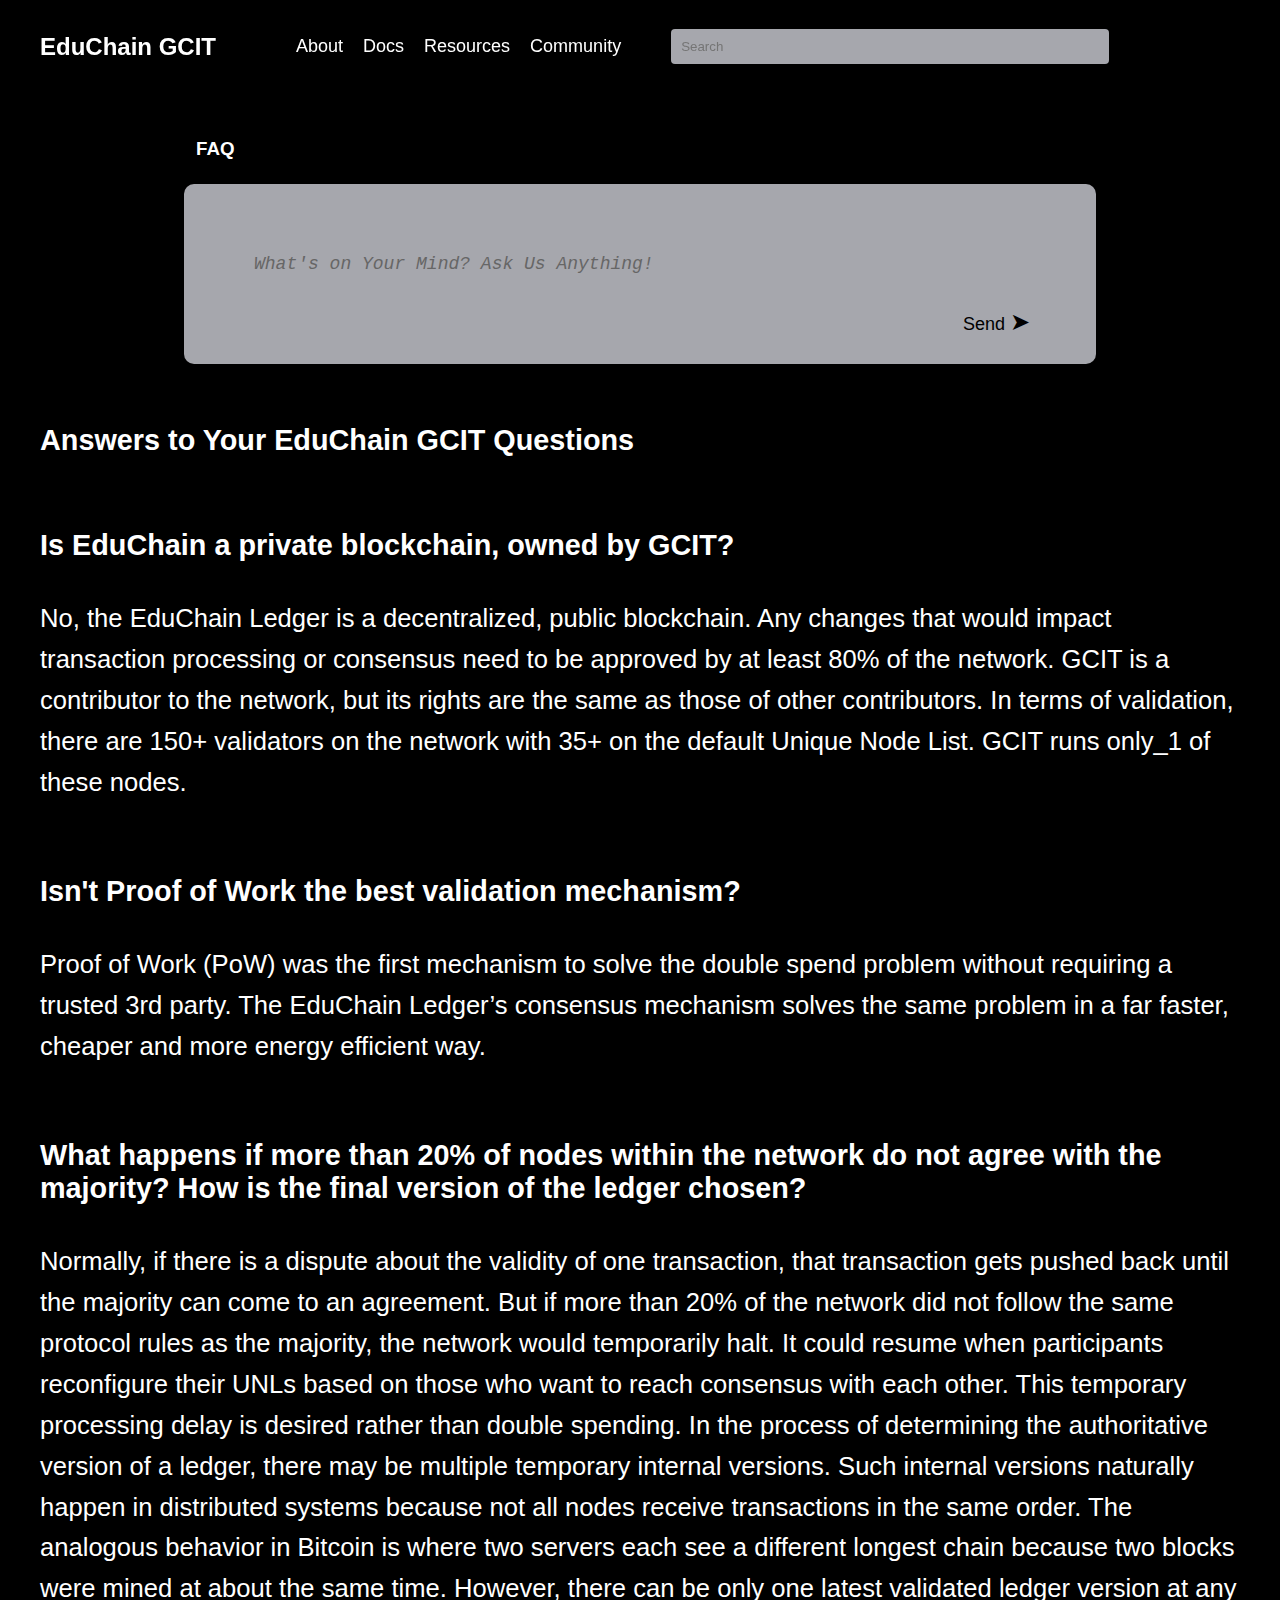
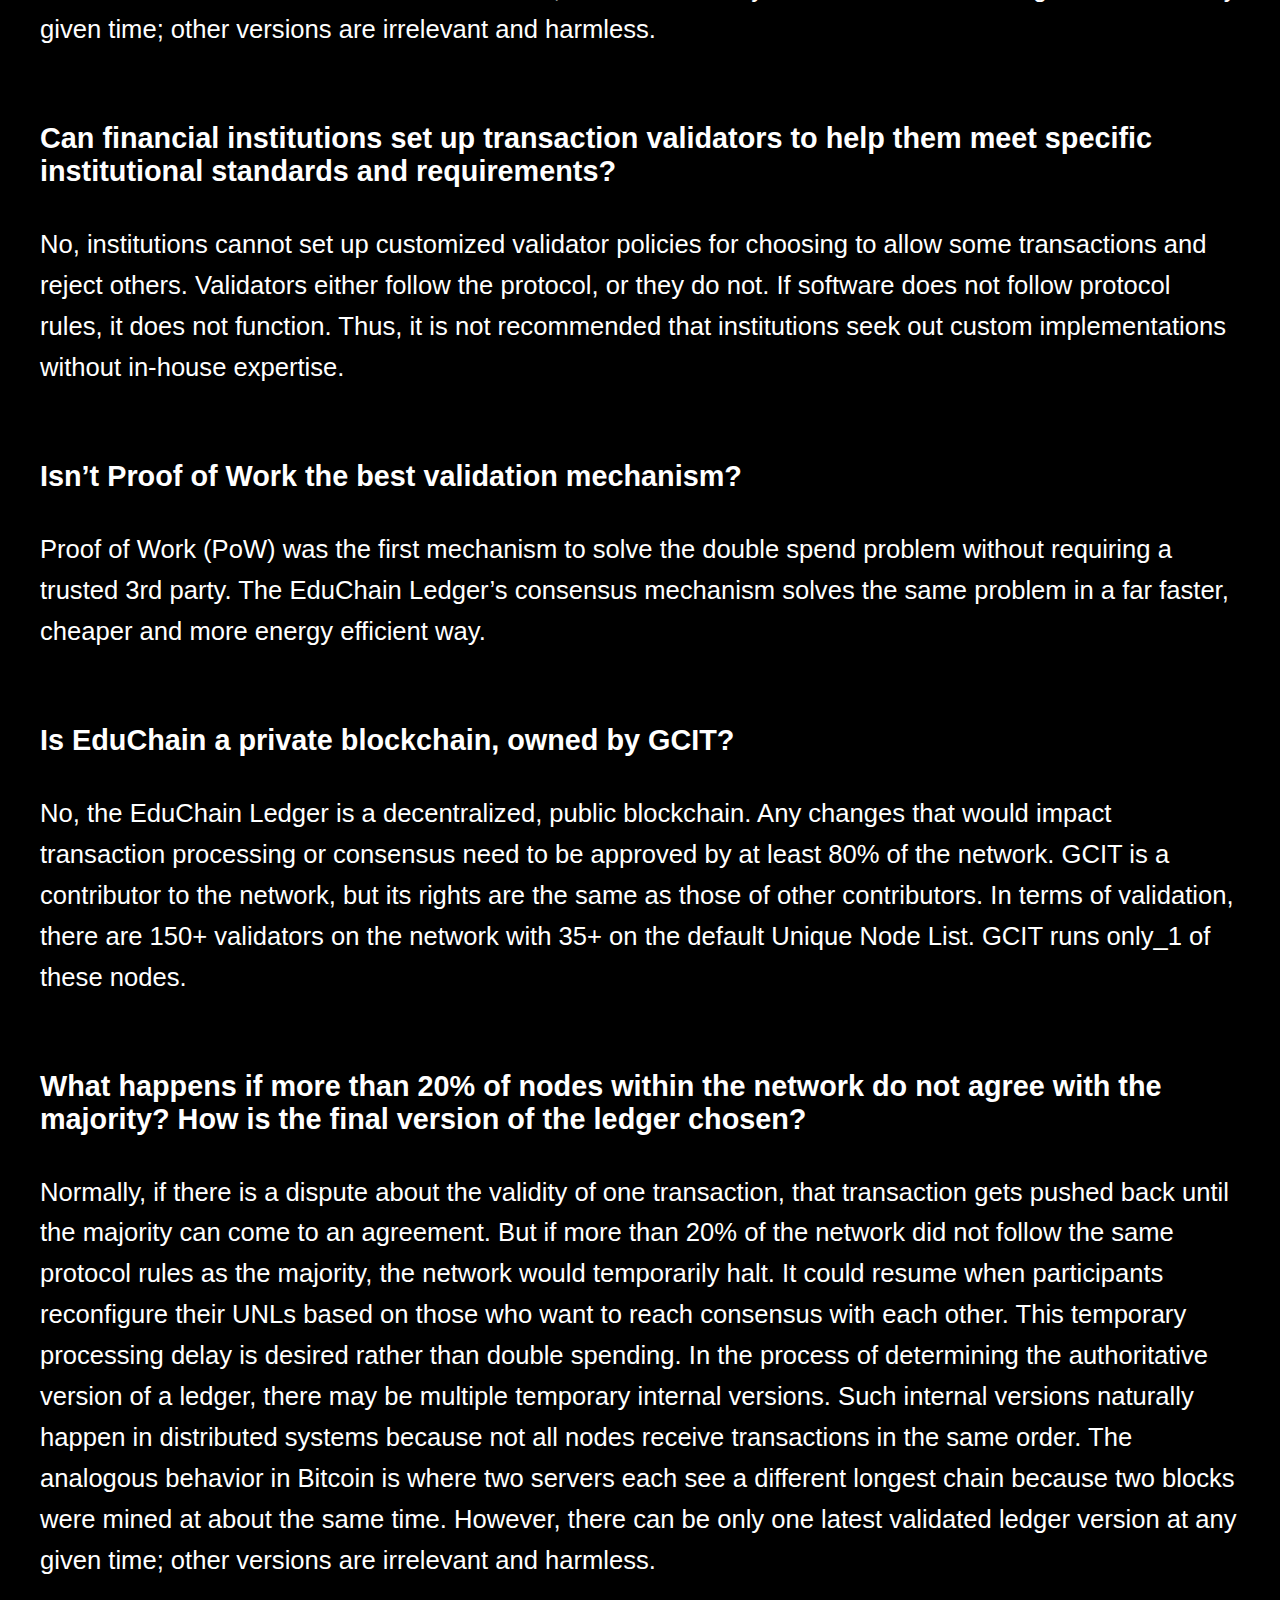
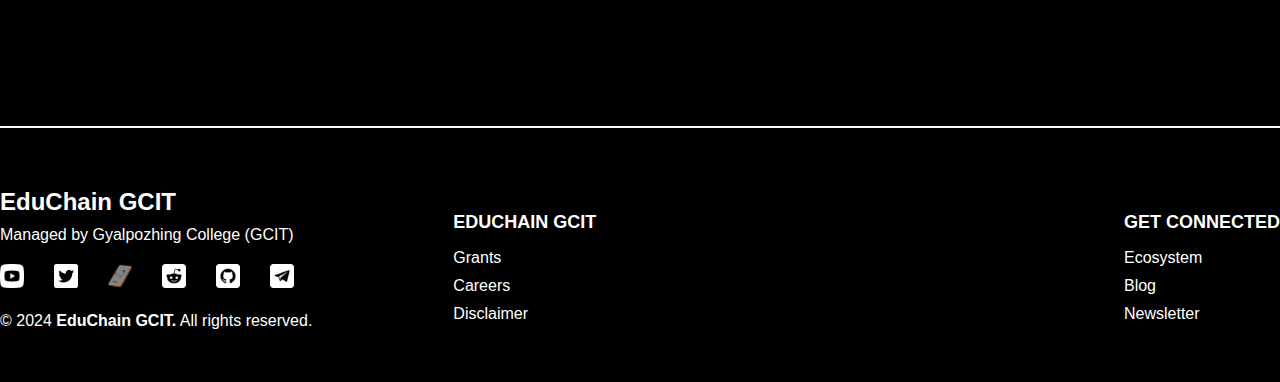
<file: faq.html>
<!DOCTYPE html>
<html lang="en">
<head>
    <meta charset="UTF-8">
    <meta name="viewport" content="width=device-width, initial-scale=1.0">
    <title>faq</title>
    <link rel="stylesheet" href="./css/faq.css">
</head>
<body>
    <header>
        <div class="container">
            <div class="left-header">
                <h1><a href="./index.html">EduChain GCIT</a></h1>
                <nav class="menu">
                    <ul>
                        <li><a href="./about.html">About</a></li>
                        <li><a href="./doc.html">Docs</a></li>
                        <li><a href="./resources.html">Resources</a></li>
                        <li><a href="./community.html">Community</a></li>
                    </ul>
                </nav>
                <div class="search-bar">
                    <input type="text" placeholder="Search" aria-label="Search bar">
                </div>
                <div class="hamburger" onclick="toggleMenu()">
                    &#9776;
                </div>
            </div>
            <!-- <div class="search-bar">
                <input type="text" placeholder="Search" aria-label="Search bar">
            </div> -->
        </div>
    </header>

    <!-- ---- main content section ---- -->
    <section class="main-content">
        <!-- Message Input Section -->
        <!-- <div class="message-input"> -->
        <h3>FAQ</h3>
        <div class="message-box">
            <textarea placeholder="What's on Your Mind? Ask Us Anything!"></textarea>
            <button>Send <span>➤</span></button>
        </div>
        <!-- </div> -->

        <!-- FAQ Section -->
        <div class="faq-container">
            <div class="faq-header">
                <h2>Answers to Your EduChain GCIT Questions</h2>
            </div>
            <div class="faq-item">
                <h3>Is EduChain a private blockchain, owned by GCIT?</h3>
                <p>No, the EduChain Ledger is a decentralized, public blockchain. Any changes that would impact
                    transaction processing or consensus need to be approved by at least 80% of the network. GCIT is a
                    contributor to the network, but its rights are
                    the same as those of other contributors. In terms of validation, there are 150+ validators on the
                    network with 35+ on the default Unique Node List.
                    GCIT runs only_1 of these nodes.</p>
            </div>
            <div class="faq-item">
                <h3>Isn't Proof of Work the best validation mechanism?</h3>
                <p>Proof of Work (PoW) was the first mechanism to solve the double spend problem without requiring a
                    trusted 3rd party. The EduChain Ledger’s
                    consensus mechanism solves the same problem in a far faster, cheaper and more energy efficient way.
                </p>
            </div>
            <div class="faq-item">
                <h3>What happens if more than 20% of nodes within the network do not agree with the majority? How is the
                    final version of the ledger chosen?</h3>
                <p>Normally, if there is a dispute about the validity of one transaction, that transaction gets pushed
                    back until the majority can come to an agreement. But if more than 20% of the network did not follow
                    the same protocol rules as the majority, the network would temporarily halt. It could resume when
                    participants reconfigure their UNLs based on those who want to reach consensus with each other. This
                    temporary processing delay is desired rather than double spending.

                    In the process of determining the authoritative version of a ledger, there may be multiple temporary
                    internal versions. Such internal versions naturally happen in distributed systems because not all
                    nodes receive transactions in the same order. The analogous behavior in Bitcoin is where two servers
                    each see a different longest chain because two blocks were mined at about the same time.
                    However, there can be only one latest validated ledger version at any given time; other versions are
                    irrelevant and harmless.</p>
            </div>
            <div class="faq-item">
                <h3>Can financial institutions set up transaction validators to help them meet specific institutional
                    standards and requirements?</h3>
                <p>No, institutions cannot set up customized validator policies for choosing to allow some transactions
                    and reject others. Validators either follow the protocol, or they do not. If software does not
                    follow protocol rules, it does not function. Thus, it is not recommended that institutions seek out
                    custom implementations without in-house expertise.</p>
            </div>
            <div class="faq-item">
                <h3>Isn’t Proof of Work the best validation mechanism?</h3>
                <p>Proof of Work (PoW) was the first mechanism to solve the double spend problem without requiring a
                    trusted 3rd party. The EduChain Ledger’s
                    consensus mechanism solves the same problem in a far faster, cheaper and more energy efficient way.
                </p>
            </div>
            <div class="faq-item">
                <h3>Is EduChain a private blockchain, owned by GCIT?</h3>
                <p>No, the EduChain Ledger is a decentralized, public blockchain. Any changes that would impact
                    transaction processing or consensus need to be
                    approved by at least 80% of the network. GCIT is a contributor to the network, but its rights are
                    the same as those of other contributors. In terms
                    of validation, there are 150+ validators on the network with 35+ on the default Unique Node List.
                    GCIT runs only_1 of these nodes.</p>
            </div>
            <div class="faq-item">
                <h3>What happens if more than 20% of nodes within the network do not agree with the majority? How is the
                    final version of the ledger chosen?</h3>
                <p>Normally, if there is a dispute about the validity of one transaction, that transaction gets pushed
                    back until the majority can come to an agreement. But if more than 20% of the network did not follow
                    the same protocol rules as the majority, the network would temporarily halt. It could resume when
                    participants reconfigure their UNLs based on those who want to reach consensus with each other. This
                    temporary processing delay is desired rather than double spending.

                    In the process of determining the authoritative version of a ledger, there may be multiple temporary
                    internal versions. Such internal versions naturally happen in distributed systems because not all
                    nodes receive transactions in the same order. The analogous behavior in Bitcoin is where two servers
                    each see a different longest chain because two blocks were mined at about the same time.
                    However, there can be only one latest validated ledger version at any given time; other versions are
                    irrelevant and harmless.</p>
            </div>
        </div>
    </section>
    
    <hr>

    <!-- ---- footer section ---- -->
    <footer>
        <div class="footer-container">
            <div class="footer-left">
                <h3>EduChain GCIT</h3>
                <p>Managed by Gyalpozhing College (GCIT)</p>
                <div class="social-icons">
                    <a href="#"><img src="./img/youtube.jpg" alt="YouTube"></a>
                    <a href="#"><img src="./img/twitter.jpg" alt="Twitter"></a>
                    <a href="#"><img src="./img/image4.jpg" alt="Discord"></a>
                    <a href="#"><img src="./img/imag2.jpg" alt="Reddit"></a>
                    <a href="#"><img src="./img/image3.jpg" alt="GitHub"></a>
                    <a href="#"><img src="./img/image5.jpg" alt="Telegram"></a>
                </div>
                <p>© 2024 <strong>EduChain GCIT.</strong> All rights reserved.</p>
            </div>
            <div class="footer-right">
                <div class="footer-links">
                    <h4>EDUCHAIN GCIT</h4>
                    <ul>
                        <li><a href="#">Grants</a></li>
                        <li><a href="#">Careers</a></li>
                        <li><a href="#">Disclaimer</a></li>
                    </ul>
                </div>
                <div class="footer-links">
                    <h4>GET CONNECTED</h4>
                    <ul>
                        <li><a href="#">Ecosystem</a></li>
                        <li><a href="#">Blog</a></li>
                        <li><a href="#">Newsletter</a></li>
                    </ul>
                </div>
            </div>
        </div>
    </footer>
    <script>
        function toggleMenu() {
            const menu = document.querySelector('.menu');
            menu.classList.toggle('active');
        }
    </script>
</body>
</html>
</file>
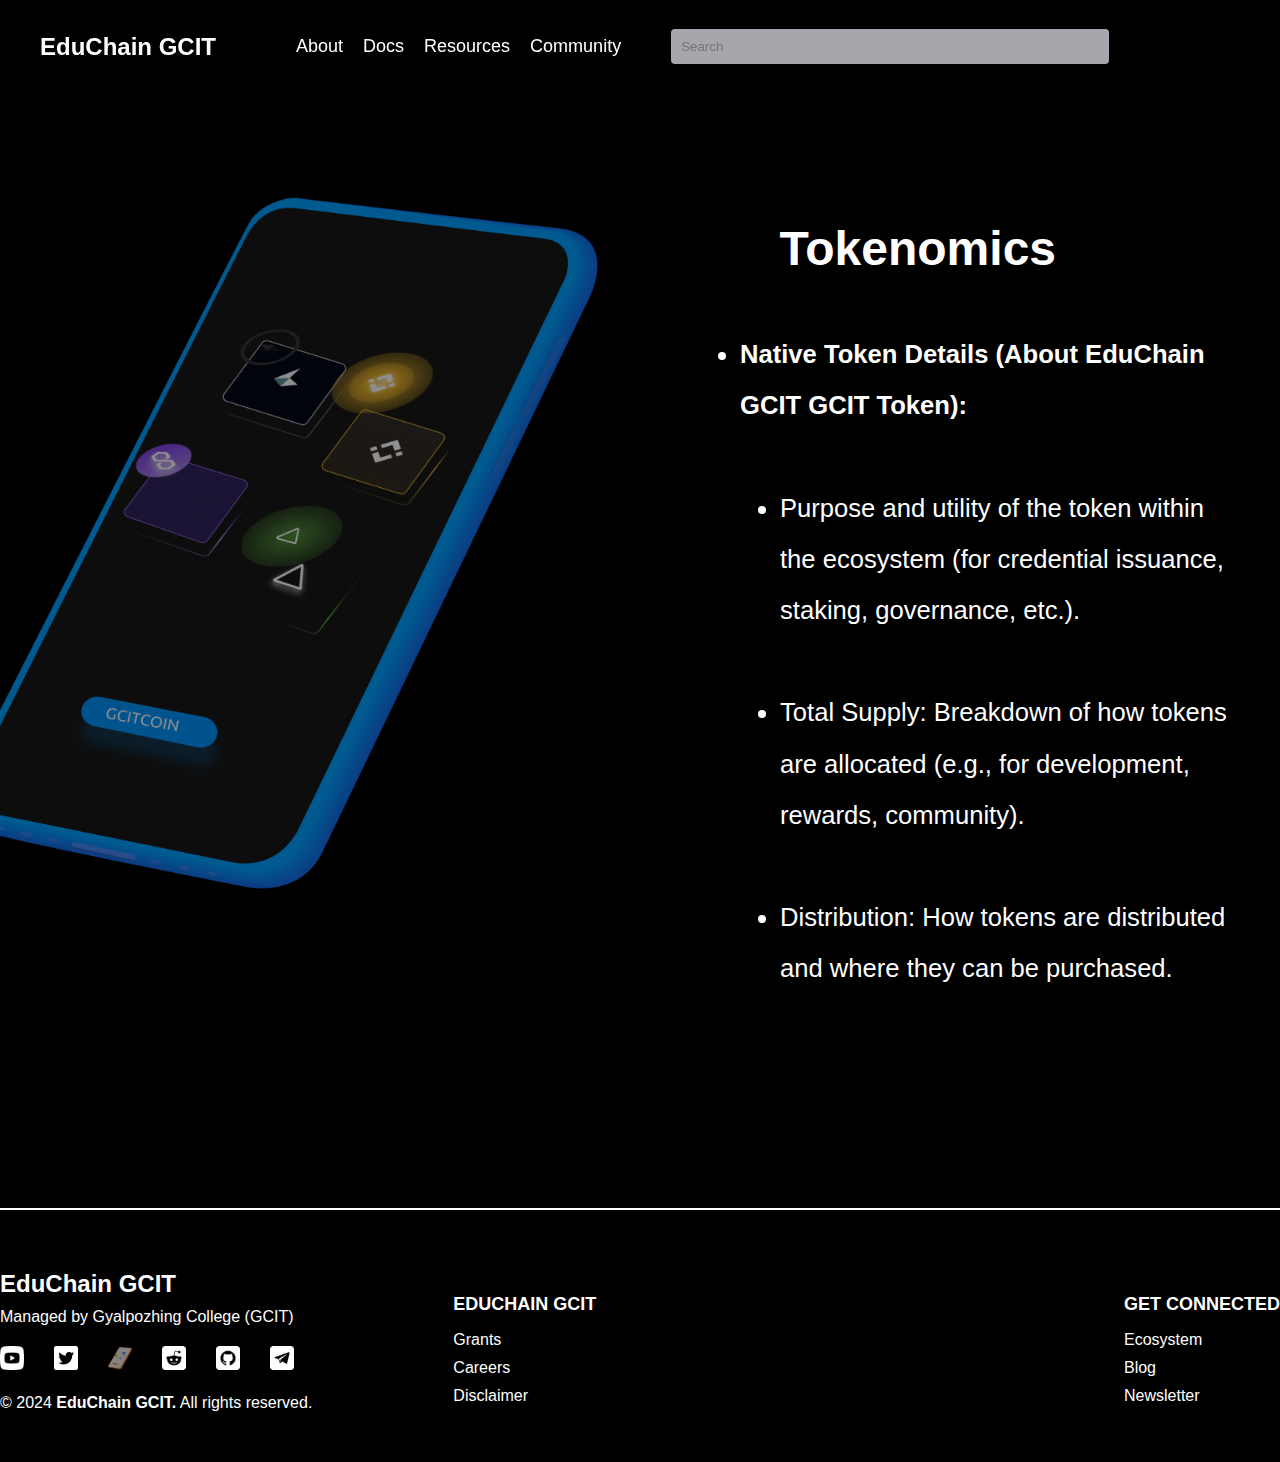
<file: token.html>
<!DOCTYPE html>
<html lang="en">
<head>
    <meta charset="UTF-8">
    <meta name="viewport" content="width=device-width, initial-scale=1.0">
    <title>tokenomics</title>
    <link rel="stylesheet" href="./css/token.css">
</head>
<body>
    <header>
        <div class="container">
            <div class="left-header">
                <h1><a href="./index.html">EduChain GCIT</a></h1>
                <nav class="menu">
                    <ul>
                        <li><a href="./about.html">About</a></li>
                        <li><a href="./doc.html">Docs</a></li>
                        <li><a href="./resources.html">Resources</a></li>
                        <li><a href="./community.html">Community</a></li>
                    </ul>
                </nav>
                <div class="search-bar">
                    <input type="text" placeholder="Search" aria-label="Search bar">
                </div>
                <div class="hamburger" onclick="toggleMenu()">
                    &#9776;
                </div>
            </div>
            <!-- <div class="search-bar">
                <input type="text" placeholder="Search" aria-label="Search bar">
            </div> -->
        </div>
    </header>

    <!---- Main Section ---->
    <main>
        <section class="tokenomics">
            <div class="phone-image">
                <img src="./img/token.png" alt="Phone with Tokenomics">
            </div>
            <div class="token-info">
                <h2>Tokenomics</h2>
                <ul>
                    <li><strong>Native Token Details (About EduChain GCIT GCIT Token):</strong></li></br>
                    <ul>
                        <li>Purpose and utility of the token within the ecosystem (for credential issuance, staking,
                            governance, etc.).</li></br>
                        <li>Total Supply: Breakdown of how tokens are allocated (e.g., for development, rewards,
                            community).</li></br>
                        <li>Distribution: How tokens are distributed and where they can be purchased.</li>
                    </ul>
                </ul>
            </div>
        </section>
    </main>

    <hr>
    
    <!-- ---- footer section ---- -->
    <footer>
        <div class="footer-container">
            <div class="footer-left">
                <h3>EduChain GCIT</h3>
                <p>Managed by Gyalpozhing College (GCIT)</p>
                <div class="social-icons">
                    <a href="#"><img src="./img/youtube.jpg" alt="YouTube"></a>
                    <a href="#"><img src="./img/twitter.jpg" alt="Twitter"></a>
                    <a href="#"><img src="./img/image4.jpg" alt="Discord"></a>
                    <a href="#"><img src="./img/imag2.jpg" alt="Reddit"></a>
                    <a href="#"><img src="./img/image3.jpg" alt="GitHub"></a>
                    <a href="#"><img src="./img/image5.jpg" alt="Telegram"></a>
                </div>
                <p>© 2024 <strong>EduChain GCIT.</strong> All rights reserved.</p>
            </div>
            <div class="footer-right">
                <div class="footer-links">
                    <h4>EDUCHAIN GCIT</h4>
                    <ul>
                        <li><a href="#">Grants</a></li>
                        <li><a href="#">Careers</a></li>
                        <li><a href="#">Disclaimer</a></li>
                    </ul>
                </div>
                <div class="footer-links">
                    <h4>GET CONNECTED</h4>
                    <ul>
                        <li><a href="#">Ecosystem</a></li>
                        <li><a href="#">Blog</a></li>
                        <li><a href="#">Newsletter</a></li>
                    </ul>
                </div>
            </div>
        </div>
    </footer>
    <script>
        function toggleMenu() {
            const menu = document.querySelector('.menu');
            menu.classList.toggle('active');
        }
    </script>
</body>
</html>
</file>
<file: css/index.css>
body {
    margin: 0;
    padding: 0;
    font-family: Arial, sans-serif;
    background-color: #000;
    color: #fff;
}

h1, h2, h3 {
    margin: 0;
}

a {
    color: #fff;
    text-decoration: none;
}

header {
    background-color: #000;
    padding: 20px 40px;
    width: 100%;
    top: 0;
    z-index: 100;
    position: fixed;
    box-shadow: 0 2px 10px rgba(0, 0, 0, 0.5);
}

.container {
    display: flex;
    align-items: center;
    justify-content: space-between;
}

.left-header {
    display: flex;
    align-items: center;
    width: 89%;
}

header h1 {
    font-size: 24px;
    color: #fff;
    margin-right: 40px;
}

header nav ul {
    list-style-type: none;
    display: flex;
    gap: 20px;
}

header nav ul li a {
    color: #fff;
    font-size: 18px;
}

.search-bar {
    flex-grow: 1;
    display: flex;
    justify-content: flex-end;
}

.search-bar input {
    width: 100%;
    margin-left: 50px;
    margin-right: 70px;
    background-color: #A6A7AD;
    border: none;
    padding: 10px;
    border-radius: 4px;
    color: #000;
}

/* Hamburger Icon (Hidden on Desktop) */
.hamburger {
    display: none;
    font-size: 24px;
    color: #fff;
    cursor: pointer;
}

/* ---- Hero Section ---- */
.hero {
    text-align: center;
    padding: 100px 0;
    background-color: #000;
    display: flex;
    flex-direction: column;
    align-items: center;
    justify-content: center;

}

.hero-title {
    font-size: 40px;
    line-height: 1.5;
    text-align: center;
    
}

.start-btn {
    display: flex;
    margin-top: 20px;
    padding: 10px 20px;
    background-color: #22c55e;
    border: none;
    color: white;
    font-size: 18px;
    cursor: pointer;
    border-radius: 5px;
    transition: background-color 0.3s ease;
}
.start-btn .button-text {
    margin-right: 20px;  
}

.start-btn:hover {
    background-color: #1e9c48;
}
.icon {
    margin-left: 10px;
    height: auto;
    width: 20px;
}
.hero {
    background-image: url('../img/Glow.png');
    padding-top: 200px;
    background-position: bottom right; 
    background-size: 1200px;
    background-repeat: no-repeat;

}
.features {
    padding: 20px;
    background-color: #000;
    text-align: start;
}
.features h3 {
    padding-top: 50px;
    text-align: left;
}

.features h2 {
    text-align: left;
    margin-left: 100px;
}

.features-grid {
    display: grid;
    grid-template-columns: repeat(3, 1fr);
    grid-gap: 20px;
    max-width: 1600px;
    margin: 0 auto;
}

.feature-item {
    background: #020202;
    /* border: 1px solid #ddd; */
    padding: 20px;
    border-radius: 8px;
    box-shadow: 0 2px 5px rgba(0,0,0,0.1);
    display: flex;
    align-items: center;
}

.feature-icon {
    width: 30px;
    height: auto;
    position: relative;
    margin-right: 40px;
    top: 0;
    left: 30px;
}

.features-grid {
    grid-template-columns: repeat(3, 1fr);
}

.feature-item:nth-child(4) {
    grid-column: 2;
}

/* ---- stat section ---- */
.stats {
    padding: 50px 0;
    background-color: #000;
    text-align: center;
    background-image: url('../img/image.png');
    background-size: 1000px; 
    padding-bottom: 200px;
    background-repeat: no-repeat;
    width: 100%;

}

.stats-grid {
    display: grid;
    grid-template-columns: repeat(2, 1fr);
    gap: 30px;
    margin-top: 40px;
    max-width: 1200px;
    margin: 0 auto;
    justify-items: center;
}

.stat-item {
    padding: 20px;
    border-radius: 10px;
    border: 1px solid #ddd;
    position: relative;
    left: -99px;
    top: 99px;
    text-align: left;
}
.stat-item1 {
    padding: 20px;
    border-radius: 10px;
    border: 1px solid #ddd;
    position: relative;
    left: 50px;
    top: 70px;
    text-align: left;

}
.stat-item2 {
    padding: 20px;
    border-radius: 10px;
    border: 1px solid #ddd;
    position: relative;
    left: -50px;
    top: 120px;
    text-align: left;

}
.stat-item3 {
    padding: 20px;
    border-radius: 10px;
    border: 1px solid #ddd;
    position: relative;
    left: 99px;
    top: 120px;
    text-align: left;

}
.stat-value {
    font-size: 16px;
    font-weight: bold;
    margin-top: 20px;
}
.stat-item p {
    font-size: 18px;
    color: #888;


}
.stat-item1 p {
    font-size: 18px;
    color: #888;

}
.stat-item2 p {
    font-size: 18px;
    color: #888;

}
.stat-item3 p {
    font-size: 18px;
    color: #888;

}

.stat-label {
    color: #888;
    margin-top: 10px;
    font-size: 12px;
}

/* ---- Footer Section ---- */
footer {
    background-color: #000;
    padding: 40px 0;
    color: #fff;
    display: flex;
    justify-content: center;
    align-items: center;
    width: 100%;
}

.footer-container {
    display: flex;
    justify-content: space-between;
    align-items: flex-start;
    width: 100%;
    max-width: 1500px;
    gap: 40px;
    flex-wrap: wrap;
}

.footer-left {
    flex: 1;
    max-width: 487px;
}

.footer-left h3 {
    font-size: 24px;
    margin-bottom: 10px;
}

.footer-left p {
    margin: 10px 0;
}

.social-icons {
    display: flex;
    gap: 30px;
    margin: 20px 0;
}

.social-icons a img {
    width: 24px;
    height: 24px;
    filter: invert(100%); /* Makes icons white */
}

.footer-left p strong {
    font-weight: bold;
}

.footer-right {
    display: flex;
    gap: 60px;
    justify-content: space-between;
    flex: 2;
}

.footer-links h4 {
    font-size: 18px;
    margin-bottom: 10px;
}

.footer-links ul {
    list-style-type: none;
    padding: 0;
}

.footer-links ul li {
    margin-bottom: 10px;
}

.footer-links ul li a {
    color: #fff;
    text-decoration: none;
    transition: color 0.3s ease;
}

.footer-links ul li a:hover {
    color: #A6A7AD; /* Change color on hover */
}

/* Responsive Styles */
@media (max-width: 768px) {
    .container {
        flex-direction: row;
        align-items: center;
    }

    /* Center the search bar and move hamburger to the right */
    .search-bar {
        justify-content: center;
        order: 2;
        flex-grow: 1;
        display: flex;
    }

    .left-header h1 {
        order: 1;
    }

    /* Hide the navigation menu and show hamburger icon */
    nav.menu {
        display: none;
        flex-direction: column;
        background-color: #000;
        position: absolute;
        top: 60px; /* Adjust to fit below header */
        right: 0;
        width: 100%;
        align-items: center;
    }

    .hamburger {
        display: block;
        order: 3;
        margin-left: auto;
    }

    /* Show menu when active class is added */
    nav.menu.active {
        display: flex;
    }

    .menu ul {
        flex-direction: column;
        align-items: center;
        padding: 10px 0;
    }

    .menu ul li {
        margin-bottom: 10px;
    }

    .stats-grid {
        grid-template-columns: 1fr; /* Stack items vertically on small screens */
        gap: 20px;
    }

    .stat-item, .stat-item1, .stat-item2, .stat-item3 {
        left: 0; /* Reset positioning for better alignment */
        top: 0;  /* Reset positioning for better alignment */
    }
    
    .footer-container {
        flex-direction: column; /* Stack footer content vertically on small screens */
        align-items: center;
    }

    .footer-left, .footer-right {
        /* width: 100%; */
        text-align: center;
    }

    .footer-right {
        justify-content: center;
    }

}

@media (max-width: 480px) {
    /* Adjust header */
    header {
        padding: 10px 15px;
    }
    .header h1 {
        font-size: 18px;
        margin-right: 10px;
    }
    .container {
        flex-direction: column;
        align-items: center;
    }
    
    /* Adjust search bar */
    .search-bar {
        margin: 10px 0;
        width: 90%;
    }
    .search-bar input {
        width: 100%;
        padding: 8px;
    }

    /* Hamburger menu styling */
    .menu ul {
        padding: 0;
    }
    nav.menu.active {
        width: 100%;
        padding: 10px 0;
        text-align: center;
    }

    /* Hero Section */
    .hero {
        padding: 80px 20px 40px;
    }
    .hero-title {
        font-size: 28px;
    }
    .start-btn {
        padding: 8px 15px;
        font-size: 16px;
    }
    .icon {
        width: 18px;
    }

    /* Features Section */
    .features {
        padding: 20px;
        text-align: center;
    }
    .features h2 {
        font-size: 22px;
        margin-left: 0;
    }
    .features-grid {
        grid-template-columns: 1fr;
        gap: 15px;
    }
    .feature-item {
        padding: 15px;
        text-align: center;
    }

    /* Stats Section */
    .stats {
        padding: 30px 10px;
        text-align: center;
        background-size: 300px;
    }
    .stats-grid {
        grid-template-columns: 1fr;
        gap: 20px;
    }
    .stat-item, .stat-item1, .stat-item2, .stat-item3 {
        position: static;
        text-align: center;
        padding: 15px;
    }
    .stat-value {
        font-size: 14px;
    }
    .stat-label {
        font-size: 10px;
    }

    /* Footer */
    .footer-container {
        flex-direction: column;
        align-items: center;
        text-align: center;
        padding: 20px;
    }
    .footer-left, .footer-right {
        width: 100%;
    }
    .footer-left h3 {
        font-size: 20px;
    }
    .footer-left p, .footer-links h4 {
        font-size: 14px;
    }
    .social-icons a img {
        width: 20px;
        height: 20px;
    }
}
</file>
<file: css/about.css>
body {
    margin: 0;
    padding: 0;
    font-family: Arial, sans-serif;
    background-color: #000;
    color: #fff;
}

h1, h2, h3 {
    margin: 0;
}

a {
    color: #fff;
    text-decoration: none;
}

header {
    background-color: #000;
    padding: 20px 40px;
    width: 100%;
    top: 0;
    z-index: 100;
    position: fixed;
    box-shadow: 0 2px 10px rgba(0, 0, 0, 0.5);
}

.container {
    display: flex;
    align-items: center;
    justify-content: space-between;
}

.left-header {
    display: flex;
    align-items: center;
    width: 89%;
}

header h1 {
    font-size: 24px;
    color: #fff;
    margin-right: 40px;
}

header nav ul {
    list-style-type: none;
    display: flex;
    gap: 20px;
}

header nav ul li a {
    color: #fff;
    font-size: 18px;
}

.search-bar {
    flex-grow: 1;
    display: flex;
    justify-content: flex-end;
}

.search-bar input {
    width: 100%;
    margin-left: 50px;
    margin-right: 70px;
    background-color: #A6A7AD;
    border: none;
    padding: 10px;
    border-radius: 4px;
    color: #000;
}

/* Hamburger Icon (Hidden on Desktop) */
.hamburger {
    display: none;
    font-size: 24px;
    color: #fff;
    cursor: pointer;
}

/* ---- Footer Section ---- */
footer {
    background-color: #000;
    padding: 40px 0;
    color: #fff;
    display: flex;
    justify-content: center;
    align-items: center;
    width: 100%;
}

.footer-container {
    display: flex;
    justify-content: space-between;
    align-items: flex-start;
    width: 100%;
    max-width: 1500px;
    gap: 40px;
    flex-wrap: wrap;
}

.footer-left {
    flex: 1;
    max-width: 487px;
}

.footer-left h3 {
    font-size: 24px;
    margin-bottom: 10px;
}

.footer-left p {
    margin: 10px 0;
}

.social-icons {
    display: flex;
    gap: 30px;
    margin: 20px 0;
}

.social-icons a img {
    width: 24px;
    height: 24px;
    filter: invert(100%);
}

.footer-left p strong {
    font-weight: bold;
}

.footer-right {
    display: flex;
    gap: 60px;
    justify-content: space-between;
    flex: 2;
}

.footer-links h4 {
    font-size: 18px;
    margin-bottom: 10px;
}

.footer-links ul {
    list-style-type: none;
    padding: 0;
}

.footer-links ul li {
    margin-bottom: 10px;
}

.footer-links ul li a {
    color: #fff;
    text-decoration: none;
    transition: color 0.3s ease;
}

.footer-links ul li a:hover {
    color: #A6A7AD;
}

/* ---- about content section ---- */

.about-content {
    background-image: url('../img/about.png');
    background-size: 700px;
    background-position: right;
    padding-bottom: 300px;
    background-repeat: no-repeat;
    text-align: start;
    margin-left: 100px;
    padding-top: 150px;
}

.about-content h1,
.about-content h3,
.about-content h4,
.about-content h5, 
.about-content h6{
    line-height: 1.6;
    margin-top: 20px;
    margin-bottom: 20px;
}

.about-content h4 {
    font-size: 1.5em;
}

.about-content h1 {
    font-size: 2em;
}

.about-content h3 {
    font-size: 1.75em;
}

.about-content h5 {
    font-size: 1.25em;
}

.about-content button{
    display: flex;
    margin-top: 20px;
    padding: 10px 20px;
    background-color: #22c55e;
    border: none;
    color: white;
    font-size: 16px;
    cursor: pointer;
    border-radius: 5px;
    transition: background-color 0.3s ease;
}
.icon {
    margin-left: 10px;
    height: auto;
    width: 20px;
}

/* ---- consensus section ---- */
.consensus {
    background-image: url('../img/consensus.png');
    background-size: 400px;
    background-position: center;
    padding-bottom: 150px;
    background-repeat: no-repeat;
    text-align: start;
    margin-left: 100px;
    margin-top: -100px;
    padding-top: -100px;
}

.consensus h4,
.consensus h5,
.consensus h6{
    line-height: 1.6;
    margin-top: 20px;
    margin-bottom: 20px;

}

/* Responsive Styles */
@media (max-width: 768px) {
    .container {
        flex-direction: row;
        align-items: center;
    }

    /* Center the search bar and move hamburger to the right */
    .search-bar {
        justify-content: center;
        order: 2;
        flex-grow: 1;
        display: flex;
    }

    .left-header h1 {
        order: 1;
    }

    /* Hide the navigation menu and show hamburger icon */
    nav.menu {
        display: none;
        flex-direction: column;
        background-color: #000;
        position: absolute;
        top: 60px; /* Adjust to fit below header */
        right: 0;
        width: 100%;
        align-items: center;
    }

    .hamburger {
        display: block;
        order: 3;
        margin-left: auto;
    }

    /* Show menu when active class is added */
    nav.menu.active {
        display: flex;
    }

    .menu ul {
        flex-direction: column;
        align-items: center;
        padding: 10px 0;
    }

    .menu ul li {
        margin-bottom: 10px;
    }

    .footer-container {
        flex-direction: column; /* Stack footer content vertically on small screens */
        align-items: center;
    }

    .footer-left, .footer-right {
        /* width: 100%; */
        text-align: center;
    }

    .footer-right {
        justify-content: center;
    }
}

@media (max-width: 480px) {
    /* Header adjustments */
    header {
        padding: 10px 20px;
    }
    header h1 {
        font-size: 18px;
    }
    .container {
        flex-direction: column;
        align-items: center;
        text-align: center;
    }
    .left-header {
        width: 100%;
    }
    .menu ul {
        flex-direction: column;
        gap: 15px;
    }
    .search-bar {
        width: 100%;
        margin: 10px 0;
    }
    .search-bar input {
        width: 90%;
        padding: 8px;
    }

    /* Hamburger icon */
    .hamburger {
        display: block;
        margin: 0 auto;
    }

    /* About content section adjustments */
    .about-content {
        margin-left: 0;
        padding: 80px 20px;
        background-size: 100%;
    }
    .about-content h4 {
        font-size: 1.2em;
    }
    .about-content h5,
    .about-content h6 {
        font-size: 1em;
    }
    .about-content button {
        font-size: 14px;
        padding: 8px 15px;
    }

    /* Consensus section adjustments */
    .consensus {
        margin-left: 0;
        padding: 80px 20px;
        background-size: cover;
    }
    .consensus h4,
    .consensus h5,
    .consensus h6 {
        font-size: 1em;
    }

    /* Footer adjustments */
    footer {
        padding: 20px 0;
    }
    .footer-container {
        flex-direction: column;
        text-align: center;
    }
    .footer-left,
    .footer-right {
        width: 100%;
    }
    .footer-left h3 {
        font-size: 20px;
    }
    .footer-left p {
        font-size: 14px;
    }
    .footer-links h4 {
        font-size: 16px;
    }
    .footer-links ul li {
        margin-bottom: 8px;
    }
    .social-icons a img {
        width: 20px;
        height: 20px;
    }
}
</file>
<file: css/community.css>
body {
    margin: 0;
    padding: 0;
    font-family: Arial, sans-serif;
    background-color: #000;
    color: #fff;
}

h1, h2, h3 {
    margin: 0;
}

a {
    color: #fff;
    text-decoration: none;
}

header {
    background-color: #000;
    padding: 20px 40px;
    width: 100%;
    top: 0;
    z-index: 100;
    position: fixed;
    box-shadow: 0 2px 10px rgba(0, 0, 0, 0.5);
}

.container {
    display: flex;
    align-items: center;
    justify-content: space-between;
}

.left-header {
    display: flex;
    align-items: center;
    width: 89%;
}

header h1 {
    font-size: 24px;
    color: #fff;
    margin-right: 40px;
}

header nav ul {
    list-style-type: none;
    display: flex;
    gap: 20px;
}

header nav ul li a {
    color: #fff;
    font-size: 18px;
}

.search-bar {
    flex-grow: 1;
    display: flex;
    justify-content: flex-end;
}

.search-bar input {
    width: 100%;
    margin-left: 50px;
    margin-right: 70px;
    background-color: #A6A7AD;
    border: none;
    padding: 10px;
    border-radius: 4px;
    color: #000;
}

/* Hamburger Icon (Hidden on Desktop) */
.hamburger {
    display: none;
    font-size: 24px;
    color: #fff;
    cursor: pointer;
}

/* ---- Footer Section ---- */
footer {
    background-color: #000;
    padding: 40px 0;
    color: #fff;
    display: flex;
    justify-content: center;
    align-items: center;
    width: 100%;
}

.footer-container {
    display: flex;
    justify-content: space-between;
    align-items: flex-start;
    width: 100%;
    max-width: 1500px;
    gap: 40px;
    flex-wrap: wrap;
}

.footer-left {
    flex: 1;
    max-width: 487px;
}

.footer-left h3 {
    font-size: 24px;
    margin-bottom: 10px;
}

.footer-left p {
    margin: 10px 0;
}

.social-icons {
    display: flex;
    gap: 30px;
    margin: 20px 0;
}

.social-icons a img {
    width: 24px;
    height: 24px;
    filter: invert(100%);
}

.footer-left p strong {
    font-weight: bold;
}

.footer-right {
    display: flex;
    gap: 60px;
    justify-content: space-between;
    flex: 2;
}

.footer-links h4 {
    font-size: 18px;
    margin-bottom: 10px;
}

.footer-links ul {
    list-style-type: none;
    padding: 0;
}

.footer-links ul li {
    margin-bottom: 10px;
}

.footer-links ul li a {
    color: #fff;
    text-decoration: none;
    transition: color 0.3s ease;
}

.footer-links ul li a:hover {
    color: #A6A7AD;
}

/* ---- community section ---- */

.community-container {
    display: flex;
    background-image: url('../img/image.png');
    display: flex;
    justify-content: space-between;
    padding: 50px 20px;
    background-size: 1000px; 
    background-repeat: no-repeat;
    padding-top: 70px;
    margin-top: 122px;
}

.left-section {
    flex: 1;
}

.left-section h1 {
    font-size:30px;
    line-height: 1.2;
    margin-bottom: 20px;
    margin-left: 200px;
}

.left-section p {
    font-size: 24px;
    margin-left: 200px;
    margin-top: 400px;

}.left-section h3{
    font-size: 20px;
    margin-bottom: 20px;
    margin-top: 300px;
    margin-left: 100px;

}

.live-data {
    font-size: 16px;
    color: #00ff00;
}

.right-section {
    flex: 1;
}

.stats {
    display: flex;
    margin-bottom: 50px;
    flex-direction: column;
    align-items: center;
    gap: 20px;
    margin-bottom: 50px;
}

.stat-item {
    text-align: center;
}

.stat-item h2 {
    font-size: 36px;
    background: linear-gradient(45deg, #19FB9B, #8C01FA);
    -webkit-background-clip: text;
    -webkit-text-fill-color: transparent; /* Applies gradient to text */
}


.stat-item p {
    font-size: 14px;
    color: #C4C4C4;

}

.features {
    display: grid;
    grid-template-columns: 1fr 1fr;
    gap: 30px;
    margin-top: 50px;
    position: relative;
    left: -100px;
    padding-top: 100px;

}

.feature-item {
    padding: 20px;
    background: #1a1a1a;
    border-radius: 10px;
}

.feature-item h3 {
    font-size: 24px;
    margin-bottom: 10px;
}

.feature-item p {
    font-size: 14px;
    margin-bottom: 10px;
    color: #C4C4C4;
}

.feature-item h4 {
    font-size: 20px;
    margin-bottom: 5px;
}

.fast h3 {
    border-left: 4px solid #00d1ff;
    padding-left: 8px;
}

.decentralized h3 {
    border-left: 4px solid #ffd700;
    padding-left: 8px;
}

.scalable h3 {
    border-left: 4px solid #bf40bf;
    padding-left: 8px;
}

.energy-efficient h3 {
    border-left: 4px solid #00ff00;
    padding-left: 8px;
}
.community-img {
    background-image: url('../img/community1.png');
    background-repeat: no-repeat;
    background-size: cover;
    width: 100%;
    height: 400px;
    position: relative;
    left: 10px;
    margin-bottom: 100px;

}

/* Responsive Styles */
@media (max-width: 768px) {
    .container {
        flex-direction: row;
        align-items: center;
    }

    /* Center the search bar and move hamburger to the right */
    .search-bar {
        justify-content: center;
        order: 2;
        flex-grow: 1;
        display: flex;
    }

    .left-header h1 {
        order: 1;
    }

    /* Hide the navigation menu and show hamburger icon */
    nav.menu {
        display: none;
        flex-direction: column;
        background-color: #000;
        position: absolute;
        top: 60px; /* Adjust to fit below header */
        right: 0;
        width: 100%;
        align-items: center;
    }

    .hamburger {
        display: block;
        order: 3;
        margin-left: auto;
    }

    /* Show menu when active class is added */
    nav.menu.active {
        display: flex;
    }

    .menu ul {
        flex-direction: column;
        align-items: center;
        padding: 10px 0;
    }

    .menu ul li {
        margin-bottom: 10px;
    }

    .footer-container {
        width: 100%;
        flex-direction: column; /* Stack footer content vertically on small screens */
        align-items: center;
    }

    .footer-left, .footer-right {
        /* width: 100%; */
        text-align: center;
    }

    .footer-right {
        justify-content: center;
    }

    .left-section{
        margin-right: 56px;
    }

    .left-section p {
        font-size: 16px;
        margin-left: 100px;
    }

    .left-section h3 {
        font-size: 24px;
    }

    .community-img {
        height: 250px; /* Further reduce height for smaller screens */
        background-size: cover; /* Scale background to fit container */
        /* background-position: center; */
        margin-bottom: 50px;
    }
    .community-container {
        padding: 30px 15px; /* Reduce padding for smaller screens */
        background-size: cover; /* Cover background */
        margin-top: 80px; /* Adjust margin */
        width: 100%;
    }
}
</file>
<file: css/consensus.css>
body {
    margin: 0;
    padding: 0;
    font-family: Arial, sans-serif;
    background-color: #000;
    color: #fff;
}

h1, h2, h3 {
    margin: 0;
}

a {
    color: #fff;
    text-decoration: none;
}

header {
    background-color: #000;
    padding: 20px 40px;
    width: 100%;
    top: 0;
    z-index: 100;
    position: fixed;
    box-shadow: 0 2px 10px rgba(0, 0, 0, 0.5);
}

.container {
    display: flex;
    align-items: center;
    justify-content: space-between;
}

.left-header {
    display: flex;
    align-items: center;
    width: 89%;
}

header h1 {
    font-size: 24px;
    color: #fff;
    margin-right: 40px;
}

header nav ul {
    list-style-type: none;
    display: flex;
    gap: 20px;
}

header nav ul li a {
    color: #fff;
    font-size: 18px;
}

.search-bar {
    flex-grow: 1;
    display: flex;
    justify-content: flex-end;
}

.search-bar input {
    width: 100%;
    margin-left: 50px;
    margin-right: 70px;
    background-color: #A6A7AD;
    border: none;
    padding: 10px;
    border-radius: 4px;
    color: #000;
}

/* Hamburger Icon (Hidden on Desktop) */
.hamburger {
    display: none;
    font-size: 24px;
    color: #fff;
    cursor: pointer;
}

/* ---- Footer Section ---- */
footer {
    background-color: #000;
    padding: 40px 0;
    color: #fff;
    display: flex;
    justify-content: center;
    align-items: center;
    width: 100%;
}

.footer-container {
    display: flex;
    justify-content: space-between;
    align-items: flex-start;
    width: 100%;
    max-width: 1500px;
    gap: 40px;
    flex-wrap: wrap;
}

.footer-left {
    flex: 1;
    max-width: 487px;
}

.footer-left h3 {
    font-size: 24px;
    margin-bottom: 10px;
}

.footer-left p {
    margin: 10px 0;
}

.social-icons {
    display: flex;
    gap: 30px;
    margin: 20px 0;
}

.social-icons a img {
    width: 24px;
    height: 24px;
    filter: invert(100%);
}

.footer-left p strong {
    font-weight: bold;
}

.footer-right {
    display: flex;
    gap: 60px;
    justify-content: space-between;
    flex: 2;
}

.footer-links h4 {
    font-size: 18px;
    margin-bottom: 10px;
}

.footer-links ul {
    list-style-type: none;
    padding: 0;
}

.footer-links ul li {
    margin-bottom: 10px;
}

.footer-links ul li a {
    color: #fff;
    text-decoration: none;
    transition: color 0.3s ease;
}

.footer-links ul li a:hover {
    color: #A6A7AD;
}

/* ---- main section ---- */

main {
    padding-top: 100px;
    padding-bottom: 40px;
    /* max-width: 800px; */
    margin: auto;
}

.content {
    padding: 40px;
    /* background: radial-gradient(circle, #1b1e3c, #000); */
    border-radius: 10px;
}

h2 {
    font-size: 36px;
    margin-bottom: 40px;
    color: #fff;
    text-align: center;
}

.p1 {
    width: 50%;
    margin-left: 5%;
}

.content p {
    font-size: 18px;
    line-height: 1.8;
    margin-bottom: 20px;
}

.illustration {
    text-align: center;
    margin-bottom: 20px;
}

.illustration img {
    width: 100%;
    max-width: 500px;
    border-radius: 10px;
}

hr {
    border: 0.5px solid #fff; 
    width: 100%; 
    margin: 20px auto; 
}

.image-wrapper {
    position: relative;
    width: 100%;
    max-width: 600px; /* Adjust as necessary */
    margin-left: 50%;
}

.image {
    display: block;
    width: 100%;
    height: auto;
}

.overlay-text {
    position: absolute;
    top: 50%;
    left: 55%;
    transform: translate(-50%, -50%);
    color: white; /* Change the text color as needed */
    width: 100%;
}

.overlay-text p {
    font-size: 18px;
}

@media (max-width: 768px) {
    .container {
        flex-direction: row;
        align-items: center;
    }

    /* Center the search bar and move hamburger to the right */
    .search-bar {
        justify-content: center;
        order: 2;
        flex-grow: 1;
        display: flex;
    }

    .left-header h1 {
        order: 1;
    }

    /* Hide the navigation menu and show hamburger icon */
    nav.menu {
        display: none;
        flex-direction: column;
        background-color: #000;
        position: absolute;
        top: 60px; /* Adjust to fit below header */
        right: 0;
        width: 100%;
        align-items: center;
    }

    .hamburger {
        display: block;
        order: 3;
        margin-left: auto;
    }

    /* Show menu when active class is added */
    nav.menu.active {
        display: flex;
    }

    .menu ul {
        flex-direction: column;
        align-items: center;
        padding: 10px 0;
    }

    .menu ul li {
        margin-bottom: 10px;
    }

    .footer-container {
        flex-direction: column; /* Stack footer content vertically on small screens */
        align-items: center;
    }

    .footer-left, .footer-right {
        /* width: 100%; */
        text-align: center;
    }

    .footer-right {
        justify-content: center;
    }

    main {
        padding: 20px;
        padding-top: 80px;
    }

    .content {
        padding: 20px;
    }

    .p1 {
        width: 100%;
        margin-left: 0;
    }

    .illustration img {
        max-width: 100%;
    }

    .image-wrapper {
        max-width: 100%;
        margin: 0;
    }

    .overlay-text {
        left: 50%;
    }

    h2 {
        font-size: 28px;
    }

    .content p {
        font-size: 16px;
        line-height: 1.6;
    }
}
</file>
<file: css/demo.css>
/* Base Styles */
body {
    font-family: Arial, sans-serif;
    background-color: #000;
    color: #fff;
    margin: 0;
    padding: 0;
    box-sizing: border-box;
}

/* Header Styling */
.main-header {
    padding: 20px;
    text-align: center;
    background-color: #222;
    color: #fff;
    border-bottom: 1px solid #444;
}

.main-header h1 {
    margin: 0;
    font-size: 2rem;
}

.main-header p {
    margin: 10px 0 0;
    font-size: 1rem;
    color: #ccc;
}

/* Content Container Styling */
main {
    display: flex;
    flex-wrap: wrap;
    gap: 30px;
    padding: 3%;
    box-sizing: border-box;
}

.container {
    flex: 1 1 45%;
    padding: 20px;
    border-radius: 8px;
    border: 1px solid white;
    max-width: 100%;
    box-sizing: border-box;
}

.box {
    border: 1px solid white;
    margin-top: 3%;
    padding: 3%;
    background-color: #444;
    border-radius: 5px;
}

.standby, .operational {
    background-color: #000;
    border-color: white;
}

.header {
    margin-bottom: 20px;
}

.form-group,
.form-group-2,
.form-group-3 {
    margin-bottom: 15px;
}

.form-group-2 {
    display: flex;
    flex-direction: column;
    align-items: flex-start;
}

label {
    display: block;
    font-weight: bold;
    margin-top: 2%;
    font-size: 1rem;
}

input[type="text"] {
    width: 100%;
    padding: 8px;
    border: 1px solid #ccc;
    border-radius: 4px;
    margin-top: 2%;
    background-color: #222;
    color: #fff;
    box-sizing: border-box;
    font-family: 'Source Code Pro', monospace;

}

.btn, .btn2 {
    padding: 10px 15px;
    background-color: #fff;
    color: #000;
    border: none;
    border-radius: 4px;
    cursor: pointer;
    margin-top: 10px;
    font-size: 1rem;
}

.btn2 {
    float: right;
}

.btn:hover, .btn2:hover {
    background-color: green;
    color: #fff;
}

.transaction-log {
    width: 100%;
    height: 100px;
    border: 1px solid #ccc;
    padding: 10px;
    border-radius: 4px;
    margin-top: 15px;
    overflow-y: auto;
    background-color: #222;
    color: #fff;
    box-sizing: border-box;
}

/* Responsive Styles */
@media (max-width: 768px) {
    main {
        padding: 2%;
        gap: 20px;
    }

    .container {
        flex: 1 1 100%;
        padding: 15px;
    }

    .btn2 {
        float: none;
        width: 100%;
    }

    .btn, .btn2 {
        font-size: 0.9rem;
    }

    label {
        font-size: 0.9rem;
    }
}

@media (max-width: 480px) {
    main {
        padding: 1%;
    }

    .container {
        padding: 10px;
    }

    .box,
    .form-group,
    .form-group-2,
    .form-group-3 {
        margin-top: 2%;
        margin-bottom: 10px;
    }

    input[type="text"],
    .transaction-log {
        width: 100%;
    }

    .btn, .btn2 {
        padding: 8px 12px;
        width: 100%;
        font-size: 0.85rem;
    }

    label {
        font-size: 0.85rem;
    }
}
</file>
<file: css/doc.css>
body {
    margin: 0;
    padding: 0;
    font-family: Arial, sans-serif;
    background-color: #000;
    color: #fff;
}

h1, h2, h3 {
    margin: 0;
}

a {
    color: #fff;
    text-decoration: none;
}

header {
    background-color: #000;
    padding: 20px 40px;
    width: 100%;
    top: 0;
    z-index: 100;
    position: fixed;
    box-shadow: 0 2px 10px rgba(0, 0, 0, 0.5);
}

.container {
    display: flex;
    align-items: center;
    justify-content: space-between;
}

.left-header {
    display: flex;
    align-items: center;
    width: 89%;
}

header h1 {
    font-size: 24px;
    color: #fff;
    margin-right: 40px;
}

header nav ul {
    list-style-type: none;
    display: flex;
    gap: 20px;
}

header nav ul li a {
    color: #fff;
    font-size: 18px;
}

.search-bar {
    flex-grow: 1;
    display: flex;
    justify-content: flex-end;
}

.search-bar input {
    width: 100%;
    margin-left: 50px;
    margin-right: 70px;
    background-color: #A6A7AD;
    border: none;
    padding: 10px;
    border-radius: 4px;
    color: #000;
}

/* Hamburger Icon (Hidden on Desktop) */
.hamburger {
    display: none;
    font-size: 24px;
    color: #fff;
    cursor: pointer;
}

/* ---- Footer Section ---- */
footer {
    background-color: #000;
    padding: 40px 0;
    color: #fff;
    display: flex;
    justify-content: center;
    align-items: center;
    width: 100%;
}

.footer-container {
    display: flex;
    justify-content: space-between;
    align-items: flex-start;
    width: 100%;
    max-width: 1500px;
    gap: 40px;
    flex-wrap: wrap;
}

.footer-left {
    flex: 1;
    max-width: 487px;
}

.footer-left h3 {
    font-size: 24px;
    margin-bottom: 10px;
}

.footer-left p {
    margin: 10px 0;
}

.social-icons {
    display: flex;
    gap: 30px;
    margin: 20px 0;
}

.social-icons a img {
    width: 24px;
    height: 24px;
    filter: invert(100%);
}

.footer-left p strong {
    font-weight: bold;
}

.footer-right {
    display: flex;
    gap: 60px;
    justify-content: space-between;
    flex: 2;
}

.footer-links h4 {
    font-size: 18px;
    margin-bottom: 10px;
}

.footer-links ul {
    list-style-type: none;
    padding: 0;
}

.footer-links ul li {
    margin-bottom: 10px;
}

.footer-links ul li a {
    color: #fff;
    text-decoration: none;
    transition: color 0.3s ease;
}

.footer-links ul li a:hover {
    color: #A6A7AD;
}

/* ---- document section ---- */

.doc-content{
    padding: 50px 0;
    background-color: #000;
    text-align: center;
    background-image: url('../img/image.png');
    background-size: 1000px; 
    padding-bottom: 700px;
    background-repeat: no-repeat;
    background-position: center; 

    
}

.doc-content img{
    width: 4%;
    position: relative;
    left: -30%;
    top: 100px;

}

.doc-content p {
    font-size: 20px;
    position: relative;
    top: 40px;
    left: -230px;
}

@media (max-width: 768px) {
    .container {
        flex-direction: row;
        align-items: center;
    }

    /* Center the search bar and move hamburger to the right */
    .search-bar {
        justify-content: center;
        order: 2;
        flex-grow: 1;
        display: flex;
    }

    .left-header h1 {
        order: 1;
    }

    /* Hide the navigation menu and show hamburger icon */
    nav.menu {
        display: none;
        flex-direction: column;
        background-color: #000;
        position: absolute;
        top: 60px; /* Adjust to fit below header */
        right: 0;
        width: 100%;
        align-items: center;
    }

    .hamburger {
        display: block;
        order: 3;
        margin-left: auto;
    }

    /* Show menu when active class is added */
    nav.menu.active {
        display: flex;
    }

    .menu ul {
        flex-direction: column;
        align-items: center;
        padding: 10px 0;
    }

    .menu ul li {
        margin-bottom: 10px;
    }

    .footer-container {
        flex-direction: column; /* Stack footer content vertically on small screens */
        align-items: center;
    }

    .footer-left, .footer-right {
        /* width: 100%; */
        text-align: center;
    }

    .footer-right {
        justify-content: center;
    }

    .doc-content {
        padding: 50px 20px; /* Reduce padding for smaller screens */
        background-size: cover; /* Adjust background size */
        background-position: center; /* Center background */
        padding-bottom: 200px; /* Adjust bottom padding */
    }

    .doc-content img {
        width: 20%; /* Increase image size for visibility on smaller screens */
        position: relative;
        left: 0; /* Center image horizontally */
        top: 50px; /* Adjust vertical spacing */
    }

    .doc-content p {
        font-size: 18px; /* Adjust font size for readability */
        position: relative;
        top: 70px;
        left: 0; /* Center-align text */
        text-align: center;
    }
}

@media (max-width: 480px) {
    .doc-content {
        padding: 30px 10px; /* Further reduce padding for mobile devices */
        padding-bottom: 150px; /* Adjust bottom padding */
    }

    .doc-content img {
        width: 25%; /* Make image slightly larger on very small screens */
        top: 30px;
    }

    .doc-content p {
        font-size: 16px; /* Further adjust font size */
        /* top: 10px; */
        padding: 0 10px; /* Add side padding for narrow screens */
    }
}
</file>
<file: css/explorer.css>
* {
    margin: 0;
    padding: 0;
    box-sizing: border-box;
}

body {
    background-color: #111;
    color: #fff;
    font-family: Arial, sans-serif;
    margin-top: 1%;
}



/* Main navigation without border */
.main-nav {
    padding: 1rem;
}

.nav {
    display: flex;
    align-items: center;
    gap: 1rem;
    margin-left: 2%;
    margin-right: 2%;
}

h1 {
    font-size: 1.5rem;
}

input[type="text"] {
    padding: 0.5rem;
    flex-grow: 1;
    border-radius: 4px;
    border: 1px solid #555;
    background-color: #222;
    color: #fff;
}

.nav-links {
    display: flex;
    gap: 1rem;
}

/* Explorer link with dot underneath */
.nav-links a {
    color: #aaa;
    text-decoration: none;
    font-size: 0.9rem;
    display: flex;
    flex-direction: column;
    align-items: center;
}

.online-dot {
    width: 8px;
    height: 8px;
    background-color: #0f0;
    border-radius: 50%;
    margin-top: 4px; /* Adjust spacing as needed */
}


.balance-section {
    /* text-align: center; */
    margin: 2rem 0;
    margin-left: 10%;
}

.balance-section h2 {
    font-size: 2rem;
    color: #fff;
    margin-bottom: 1%;
    margin-top: 4%;
}

.balance-section p {
    font-size: 1.5rem;
    color: #fff;
    margin-bottom: 4%;
}

.tabs-section {
    width: 80%;
    margin: 0 auto;
}

.tabs {
    display: flex;
    border-bottom: 1px solid #555;
    margin-bottom: 1rem;
    /* font-size: 20px; */
}

.tab {
    background: none;
    border: none;
    color: #aaa;
    padding: 0.5rem 1rem;
    cursor: pointer;
    font-size: 1rem;
    border-bottom: 2px solid transparent; /* Default transparent underline */
}

.tab.active {
    color: #fff;
    border-bottom: 3px solid #fff; /* Bold underline for active tab */
}


.table-container {
    width: 100%;
    max-height: 400px;
    overflow-y: auto;
    border: 1px solid #ddd;
    margin-top: 20px;
}

table {
    width: 100%;
    table-layout: fixed;
    border-collapse: collapse;
}
th, td {
    text-align: left;
    padding: 8px;
    overflow: hidden;
    text-overflow: ellipsis;
    white-space: nowrap;
    vertical-align: middle;
    font-family: 'Source Code Pro', monospace;
}


th {
    font-weight: bold;
    position: sticky;
    top: 0;
    z-index: 1;
}


tbody tr {
    height: 40px;
}

    

/* Styles for the Verify Transaction Section */
.verify-transaction-section {
    margin-top: 30px;
    padding: 20px;
    border-radius: 8px;
    box-shadow: 0 2px 4px rgba(0, 0, 0, 0.1);
    margin-left: 8%;
}

.verify-transaction-section h2 {
    margin-bottom: 15px;
    font-size: 20px;
    color: #fff;
   
}

.verify-transaction-section label {
    display: block;
    font-weight: bold;
    margin-bottom: 8px;
}

#verifyTransactionBtn{
    margin-top: 1%;
    margin-left: 40%;
}
.verify-transaction-section input {
    width: 90%; /* Adjusted to 100px as per your earlier request */
    padding: 10px;
    font-size: 16px;
    border: 1px solid #555; /* Match the border color */
    border-radius: 5px;
    background-color: #222; /* Matches the other input fields */
    color: #fff; /* Matches the text color */
    box-shadow: inset 0 1px 3px rgba(0, 0, 0, 0.1); /* Subtle inset shadow */
    margin-bottom: 15px;
}


.verify-transaction-section p#verify-result {
    font-size: 16px;
    font-weight: bold;
    margin-top: 15px;
    color: #333;
}

.verify-transaction-section p#verify-result.valid {
    color: #28a745; /* Green for valid result */
}

.verify-transaction-section p#verify-result.invalid {
    color: #dc3545; /* Red for invalid result */
}

.verify-transaction-section button {
    width: 100px; /* Match input field width */
    padding: 10px;
    font-size: 16px;
    background-color: #555; /* Dark theme */
    color: #fff;
    border: none;
    border-radius: 5px;
    cursor: pointer;
}

.verify-transaction-section button:hover {
    background-color: #777; /* Slightly lighter on hover */
}
</file>
<file: css/faq.css>
/* General Styling */
body {
    margin: 0;
    padding: 0;
    font-family: Arial, sans-serif;
    background-color: #000;
    color: #fff;
}

h1, h2, h3 {
    margin: 0;
}

a {
    color: #fff;
    text-decoration: none;
}

/* Header */
header {
    background-color: #000;
    padding: 20px 40px;
    width: 100%;
    top: 0;
    z-index: 100;
    position: fixed;
    box-shadow: 0 2px 10px rgba(0, 0, 0, 0.5);
}

.container {
    display: flex;
    align-items: center;
    justify-content: space-between;
}

.left-header {
    display: flex;
    align-items: center;
    width: 89%;
}

header h1 {
    font-size: 24px;
    color: #fff;
    margin-right: 40px;
}

header nav ul {
    list-style-type: none;
    display: flex;
    gap: 20px;
}

header nav ul li a {
    color: #fff;
    font-size: 18px;
}

.search-bar {
    flex-grow: 1;
    display: flex;
    justify-content: flex-end;
}

.search-bar input {
    width: 100%;
    margin-left: 50px;
    margin-right: 70px;
    background-color: #A6A7AD;
    border: none;
    padding: 10px;
    border-radius: 4px;
    color: #000;
}

/* Hamburger Icon (Hidden on Desktop) */
.hamburger {
    display: none;
    font-size: 24px;
    color: #fff;
    cursor: pointer;
}

/* ---- Footer Section ---- */
footer {
    background-color: #000;
    padding: 40px 0;
    color: #fff;
    display: flex;
    justify-content: center;
    align-items: center;
    width: 100%;
}

.footer-container {
    display: flex;
    justify-content: space-between;
    align-items: flex-start;
    width: 100%;
    max-width: 1500px;
    gap: 40px;
    flex-wrap: wrap;
}

.footer-left {
    flex: 1;
    max-width: 487px;
}

.footer-left h3 {
    font-size: 24px;
    margin-bottom: 10px;
}

.footer-left p {
    margin: 10px 0;
}

.social-icons {
    display: flex;
    gap: 30px;
    margin: 20px 0;
}

.social-icons a img {
    width: 24px;
    height: 24px;
    filter: invert(100%);
}

.footer-left p strong {
    font-weight: bold;
}

.footer-right {
    display: flex;
    gap: 60px;
    justify-content: space-between;
    flex: 2;
}

.footer-links h4 {
    font-size: 18px;
    margin-bottom: 10px;
}

.footer-links ul {
    list-style-type: none;
    padding: 0;
}

.footer-links ul li {
    margin-bottom: 10px;
}

.footer-links ul li a {
    color: #fff;
    text-decoration: none;
    transition: color 0.3s ease;
}

.footer-links ul li a:hover {
    color: #A6A7AD;
}

/* ---- main content section ---- */
.main-content {
    padding: 100px 40px;
    margin-top: 3%;
}

.main-content h3 {
    margin-left: 13%;
}

.main-content .faq-item h3 {
    margin-left: 0;
    margin-bottom: 3%;
    margin-top: 6%;
}

.message-box {
    margin-top: 2%;
    margin-bottom: 5%;
    display: flex;
    align-items: center;
    justify-content: space-between;
    background-color: #A6A7AD;
    border-radius: 10px;
    padding: 5%;
    margin-left: 12%;
    margin-right: 12%;
}

.message-box textarea {
    flex-grow: 1;
    border: none;
    background-color: transparent;
    font-size: 18px;
    color: #000;
    resize: none;
    padding: 10px;
    margin: 0;
    outline: none;
}

.message-box textarea::placeholder {
    color: #666;
    font-style: italic;
    margin: 0;
    padding: 0;
}

.message-box button {
    background-color: transparent;
    border: none;
    color: #000;
    font-size: 18px;
    cursor: pointer;
    margin-left: 5%;
    margin-bottom: -12%;
}

.message-box button span {
    font-size: 24px;
    margin-top: 55%;
}

.faq-container {
    max-width: 1200px;
    margin: 0 auto;
}

.faq-header h2 {
    font-size: 1.8rem;
    margin-bottom: 30px;
}

.faq-item {
    margin-bottom: 20px;
}

.faq-item h3 {
    font-size: 1.8rem;
    margin-bottom: 10px;
}

.faq-item p {
    font-size: 1.6rem;
    line-height: 1.6;
}

hr {
    border: 0.5px solid #fff;
    width: 100%;
    margin: 20px auto;
}

/* ---- Responsive Styles ---- */
@media (max-width: 768px) {
    .container {
        flex-direction: row;
        align-items: center;
    }

    .search-bar {
        justify-content: center;
        order: 2;
        flex-grow: 1;
        display: flex;
    }

    .left-header h1 {
        order: 1;
    }

    nav.menu {
        display: none;
        flex-direction: column;
        background-color: #000;
        position: absolute;
        top: 60px;
        right: 0;
        width: 100%;
        align-items: center;
    }

    .hamburger {
        display: block;
        order: 3;
        margin-left: auto;
    }

    nav.menu.active {
        display: flex;
    }

    .menu ul {
        flex-direction: column;
        align-items: center;
        padding: 10px 0;
    }

    .menu ul li {
        margin-bottom: 10px;
    }

    .footer-container {
        flex-direction: column;
        align-items: center;
    }

    .footer-left, .footer-right {
        text-align: center;
    }

    .footer-right {
        justify-content: center;
    }
}
</file>
<file: css/token.css>
body {
    margin: 0;
    padding: 0;
    font-family: Arial, sans-serif;
    background-color: #000;
    color: #fff;
}

h1, h2, h3 {
    margin: 0;
}

a {
    color: #fff;
    text-decoration: none;
}

header {
    background-color: #000;
    padding: 20px 40px;
    width: 100%;
    top: 0;
    z-index: 100;
    position: fixed;
    box-shadow: 0 2px 10px rgba(0, 0, 0, 0.5);
}

.container {
    display: flex;
    align-items: center;
    justify-content: space-between;
}

.left-header {
    display: flex;
    align-items: center;
    width: 89%;
}

header h1 {
    font-size: 24px;
    color: #fff;
    margin-right: 40px;
}

header nav ul {
    list-style-type: none;
    display: flex;
    gap: 20px;
}

header nav ul li a {
    color: #fff;
    font-size: 18px;
}

.search-bar {
    flex-grow: 1;
    display: flex;
    justify-content: flex-end;
}

.search-bar input {
    width: 100%;
    margin-left: 50px;
    margin-right: 70px;
    background-color: #A6A7AD;
    border: none;
    padding: 10px;
    border-radius: 4px;
    color: #000;
}

/* Hamburger Icon (Hidden on Desktop) */
.hamburger {
    display: none;
    font-size: 24px;
    color: #fff;
    cursor: pointer;
}

/* ---- Footer Section ---- */
footer {
    background-color: #000;
    padding: 40px 0;
    color: #fff;
    display: flex;
    justify-content: center;
    align-items: center;
    width: 100%;
}

.footer-container {
    display: flex;
    justify-content: space-between;
    align-items: flex-start;
    width: 100%;
    max-width: 1500px;
    gap: 40px;
    flex-wrap: wrap;
}

.footer-left {
    flex: 1;
    max-width: 487px;
}

.footer-left h3 {
    font-size: 24px;
    margin-bottom: 10px;
}

.footer-left p {
    margin: 10px 0;
}

.social-icons {
    display: flex;
    gap: 30px;
    margin: 20px 0;
}

.social-icons a img {
    width: 24px;
    height: 24px;
    filter: invert(100%);
}

.footer-left p strong {
    font-weight: bold;
}

.footer-right {
    display: flex;
    gap: 60px;
    justify-content: space-between;
    flex: 2;
}

.footer-links h4 {
    font-size: 18px;
    margin-bottom: 10px;
}

.footer-links ul {
    list-style-type: none;
    padding: 0;
}

.footer-links ul li {
    margin-bottom: 10px;
}

.footer-links ul li a {
    color: #fff;
    text-decoration: none;
    transition: color 0.3s ease;
}

.footer-links ul li a:hover {
    color: #A6A7AD;
}

/* ---- main component section ---- */
main {
    display: flex;
    justify-content: center;
    align-items: center;
    padding: 50px;
}

.tokenomics {
    display: flex;
    flex-direction: row;
    max-width: 1300px;
    margin-top: 10%;
    /* margin-left: 20%; */
    margin-bottom: 10%;
}

.phone-image img {
    width: 650px;
    height: 750px;
    /* margin-right: 50px; */
    margin-left: -15%;
}

.token-info h2 {
    color: #fff;
    font-size: 3rem;
    margin-bottom: 10%;
    margin-left: 15%;
    margin-top: 10%;
}

.token-info ul {
    list-style: none;
    font-size: 1.6rem;
    line-height: 2;
    list-style-type: disc;
}

hr {
    border: 0.5px solid #fff; 
    width: 100%; 
    margin: 20px auto; 
}

@media (max-width: 768px) {
    .container {
        flex-direction: row;
        align-items: center;
    }

    /* Center the search bar and move hamburger to the right */
    .search-bar {
        justify-content: center;
        order: 2;
        flex-grow: 1;
        display: flex;
    }

    .left-header h1 {
        order: 1;
    }

    /* Hide the navigation menu and show hamburger icon */
    nav.menu {
        display: none;
        flex-direction: column;
        background-color: #000;
        position: absolute;
        top: 60px; /* Adjust to fit below header */
        right: 0;
        width: 100%;
        align-items: center;
    }

    .hamburger {
        display: block;
        order: 3;
        margin-left: auto;
    }

    /* Show menu when active class is added */
    nav.menu.active {
        display: flex;
    }

    .menu ul {
        flex-direction: column;
        align-items: center;
        padding: 10px 0;
    }

    .menu ul li {
        margin-bottom: 10px;
    }

    .footer-container {
        flex-direction: column; /* Stack footer content vertically on small screens */
        align-items: center;
    }

    .footer-left, .footer-right {
        /* width: 100%; */
        text-align: center;
    }

    .footer-right {
        justify-content: center;
    }

    /* Responsive adjustments for main content */
    .tokenomics {
        flex-direction: column;
        align-items: center;
        text-align: center;
        margin-top: 20%;
    }

    .phone-image img {
        width: 100%;
        max-width: 350px;
        height: auto;
        margin-left: 0;
    }

    .token-info h2 {
        font-size: 2.2rem;
        margin-left: 0;
    }

    .token-info ul {
        font-size: 1.4rem;
        line-height: 1.6;
    }
}
</file>
